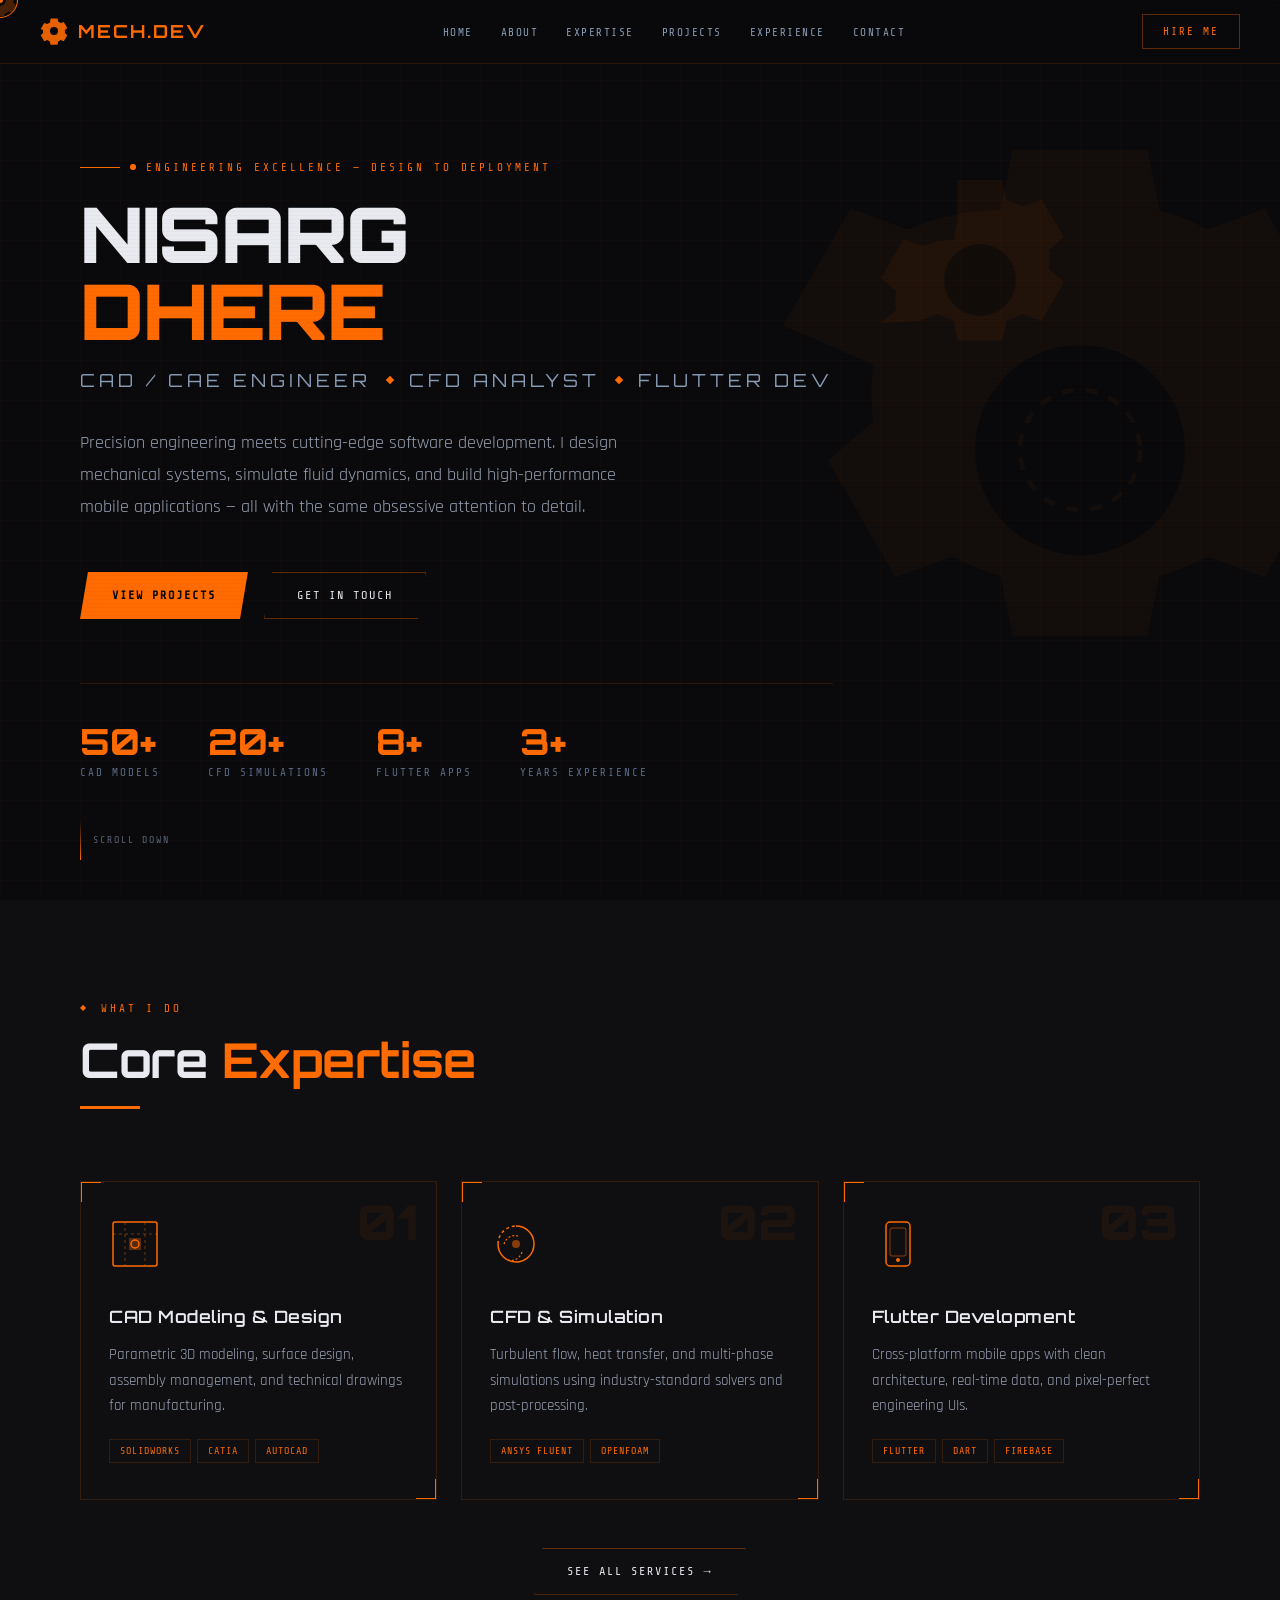
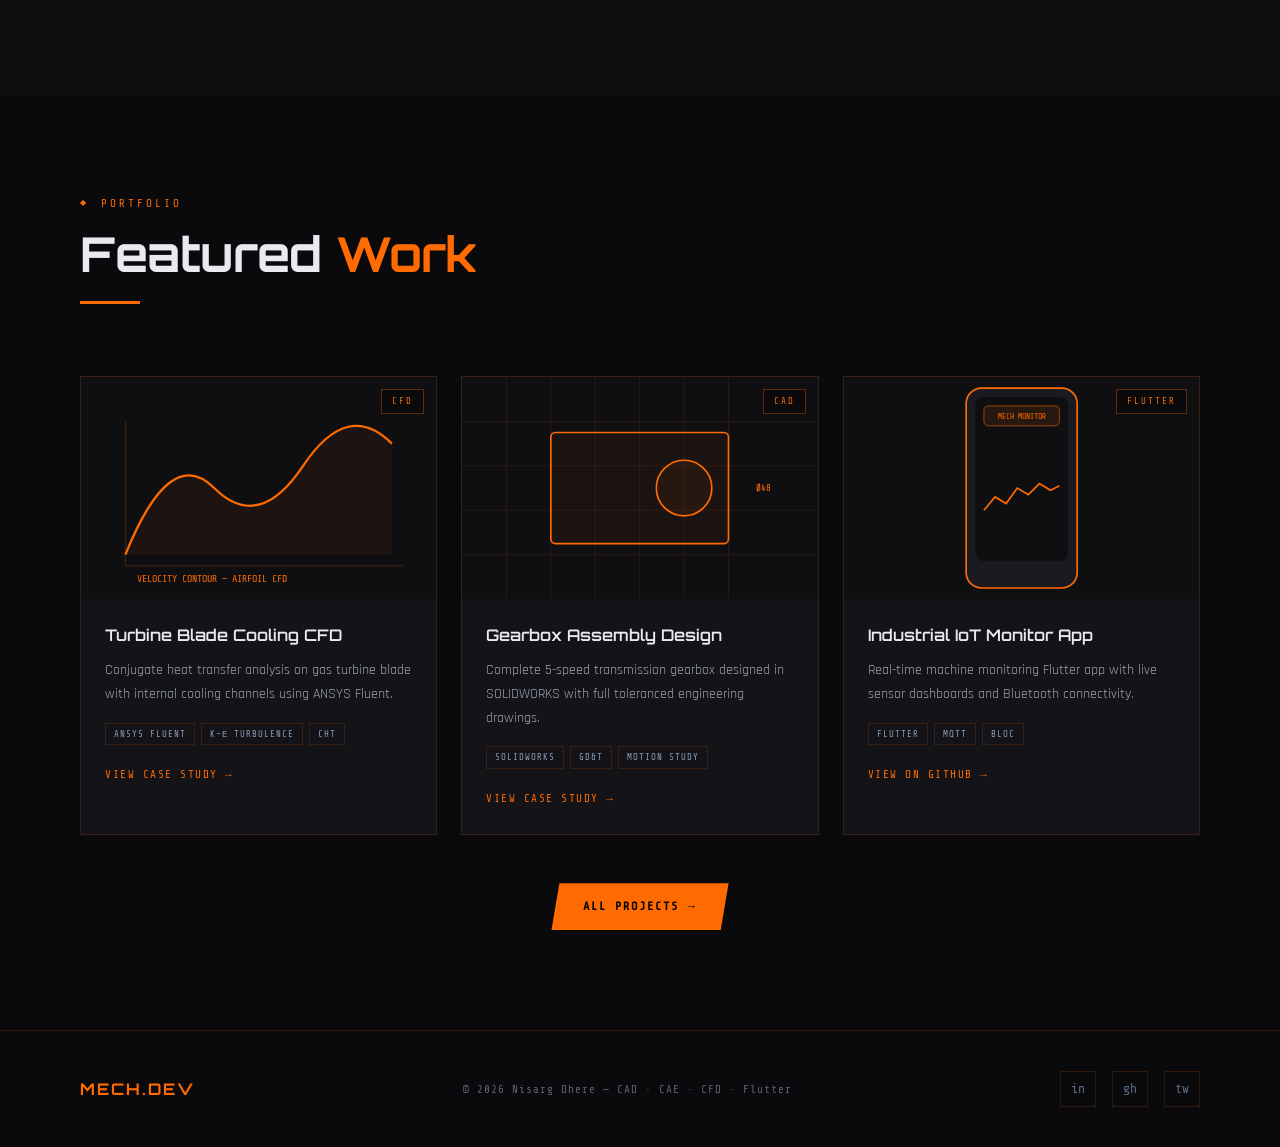
<file: index.html>
<!DOCTYPE html>
<html lang="en">
<head>
<meta charset="UTF-8">
<meta name="viewport" content="width=device-width, initial-scale=1.0">
<title>Nisarg Dhere — Mechanical Engineer & Flutter Developer</title>
<link rel="stylesheet" href="style.css">
</head>
<body>

<!-- LOADING SCREEN -->
<div id="loader">
  <svg class="loader-gear" width="80" height="80" viewBox="0 0 80 80" fill="none">
    <path d="M40 20C29 20 20 29 20 40C20 51 29 60 40 60C51 60 60 51 60 40C60 29 51 20 40 20Z" stroke="#FF6B00" stroke-width="2"/>
    <circle cx="40" cy="40" r="6" fill="#FF6B00"/>
    <path d="M40 8V16M40 64V72M8 40H16M64 40H72M16.7 16.7L22.3 22.3M57.7 57.7L63.3 63.3M63.3 16.7L57.7 22.3M22.3 57.7L16.7 63.3" stroke="#FF6B00" stroke-width="2" stroke-linecap="round"/>
    <circle cx="40" cy="40" r="16" stroke="#FF6B00" stroke-width="1.5" stroke-dasharray="4 4"/>
  </svg>
  <div class="loader-text">Initializing Systems...</div>
  <div class="loader-bar"><div class="loader-fill"></div></div>
</div>

<!-- CUSTOM CURSOR -->
<div id="cursor-outer"></div>
<div id="cursor-inner"></div>
<div id="cursor-gear">
  <svg viewBox="0 0 36 36" fill="none"><path d="M14 2h8l1 4.5a10 10 0 013.5 2l4.3-1.6 4 7-3.4 3a10 10 0 010 4.2l3.4 3-4 7-4.3-1.6a10 10 0 01-3.5 2L22 34h-8l-1-4.5a10 10 0 01-3.5-2L5.2 29l-4-7 3.4-3a10 10 0 010-4.2l-3.4-3 4-7 4.3 1.6A10 10 0 0113 4.5L14 2z" fill="#FF6B00"/><circle cx="18" cy="18" r="6" fill="#0A0A0C"/></svg>
</div>
<div id="scanline"></div>

<!-- NAVIGATION -->
<nav>
  <a href="index.html" class="nav-logo">
    <svg class="nav-logo-gear" viewBox="0 0 28 28" fill="none">
      <path d="M10.5 1.5h7l.7 3.2a9 9 0 012.5 1.4l3.1-1.1 3.5 6-2.4 2.1a9 9 0 010 3l2.4 2.1-3.5 6-3.1-1.1a9 9 0 01-2.5 1.4l-.7 3.2h-7l-.7-3.2a9 9 0 01-2.5-1.4l-3.1 1.1-3.5-6 2.4-2.1a9 9 0 010-3L.7 12l3.5-6 3.1 1.1a9 9 0 012.5-1.4l.7-3.2z" fill="#FF6B00"/>
      <circle cx="14" cy="14" r="4" fill="#0A0A0C"/>
    </svg>
    MECH.DEV
  </a>
  <ul class="nav-links">
    <li><a href="index.html" class="active">Home</a></li>
    <li><a href="about.html">About</a></li>
    <li><a href="expertise.html">Expertise</a></li>
    <li><a href="projects.html">Projects</a></li>
    <li><a href="experience.html">Experience</a></li>
    <li><a href="contact.html">Contact</a></li>
  </ul>
  <button class="nav-hamburger" id="menu-btn" aria-label="Menu">
    <span></span><span></span><span></span>
  </button>
  <a href="contact.html" class="nav-contact-btn">Hire Me</a>
</nav>

<!-- MOBILE MENU -->
<div id="mobile-menu" class="mobile-menu">
  <a href="index.html">Home</a>
  <a href="about.html">About</a>
  <a href="expertise.html">Expertise</a>
  <a href="projects.html">Projects</a>
  <a href="experience.html">Experience</a>
  <a href="contact.html">Contact</a>
</div>

<!-- HERO -->
<section id="home">
  <svg class="hero-bg-gear" viewBox="0 0 400 400" fill="#FF6B00">
    <path d="M155 0h90l8 40a160 160 0 0132 13l38-14 45 78-30 26a160 160 0 010 38l30 26-45 78-38-14a160 160 0 01-32 13l-8 40h-90l-8-40a160 160 0 01-32-13l-38 14-45-78 30-26a160 160 0 010-38L2 117l45-78 38 14A160 160 0 01147 40l8-40z"/>
    <circle cx="200" cy="200" r="70" fill="#0A0A0C"/>
    <circle cx="200" cy="200" r="40" stroke="#FF6B00" stroke-width="3" fill="none" stroke-dasharray="8 8"/>
  </svg>
  <svg class="hero-bg-gear2" viewBox="0 0 200 200" fill="#FF6B00">
    <path d="M77.5 0h45l4 20a80 80 0 0116 6.5l19-7L184 57l-15 13a80 80 0 010 19l15 13-22.5 39-19-7a80 80 0 01-16 6.5l-4 20h-45l-4-20a80 80 0 01-16-6.5l-19 7L1 143l15-13a80 80 0 010-19L1 98l22.5-39 19 7A80 80 0 0173.5 60l4-20z"/>
    <circle cx="100" cy="100" r="36" fill="#0A0A0C"/>
  </svg>

  <div class="hero-content">
    <div class="hero-tag">
      <svg width="6" height="6" viewBox="0 0 6 6"><rect width="6" height="6" fill="#FF6B00" transform="rotate(45 3 3)"/></svg>
      Engineering Excellence — Design to Deployment
    </div>
    <h1 class="hero-name">NISARG<br><span>DHERE</span></h1>
    <div class="hero-title">
      CAD / CAE Engineer
      <span class="sep"></span>
      CFD Analyst
      <span class="sep"></span>
      Flutter Dev
    </div>
    <p class="hero-desc">
      Precision engineering meets cutting-edge software development. I design mechanical systems, simulate fluid dynamics, and build high-performance mobile applications — all with the same obsessive attention to detail.
    </p>
    <div class="hero-btns">
      <a href="projects.html" class="btn-primary">View Projects</a>
      <a href="contact.html" class="btn-secondary">Get In Touch</a>
    </div>
    <div class="hero-stats">
      <div>
        <div class="stat-num">50+</div>
        <div class="stat-label">CAD Models</div>
      </div>
      <div>
        <div class="stat-num">20+</div>
        <div class="stat-label">CFD Simulations</div>
      </div>
      <div>
        <div class="stat-num">8+</div>
        <div class="stat-label">Flutter Apps</div>
      </div>
      <div>
        <div class="stat-num">3+</div>
        <div class="stat-label">Years Experience</div>
      </div>
    </div>
  </div>
  <div class="scroll-ind">Scroll Down</div>
</section>

<!-- QUICK EXPERTISE PREVIEW -->
<section style="background:var(--bg2);">
  <div class="section-wrap">
    <div class="section-header fade-in">
      <div class="section-tag">What I Do</div>
      <h2 class="section-title">Core <span>Expertise</span></h2>
      <div class="section-line"></div>
    </div>
    <div class="expertise-grid">
      <div class="expertise-card fade-in">
        <div class="corner-deco tl"></div><div class="corner-deco br"></div>
        <div class="exp-num">01</div>
        <svg class="exp-icon" viewBox="0 0 52 52" fill="none"><rect x="4" y="4" width="44" height="44" stroke="currentColor" stroke-width="1.5" rx="2"/><path d="M4 16h44M16 4v44M36 4v44" stroke="currentColor" stroke-width="1" stroke-dasharray="3 3" opacity="0.4"/><rect x="20" y="20" width="12" height="12" fill="currentColor" opacity="0.3"/><circle cx="26" cy="26" r="4" stroke="currentColor" stroke-width="1.5"/></svg>
        <h3 class="exp-title">CAD Modeling & Design</h3>
        <p class="exp-desc">Parametric 3D modeling, surface design, assembly management, and technical drawings for manufacturing.</p>
        <div class="exp-tags"><span class="exp-tag">SOLIDWORKS</span><span class="exp-tag">CATIA</span><span class="exp-tag">AutoCAD</span></div>
      </div>
      <div class="expertise-card fade-in">
        <div class="corner-deco tl"></div><div class="corner-deco br"></div>
        <div class="exp-num">02</div>
        <svg class="exp-icon" viewBox="0 0 52 52" fill="none"><path d="M8 26C8 16 16 8 26 8" stroke="currentColor" stroke-width="1.5" stroke-dasharray="3 3"/><path d="M8 26C8 36 16 44 26 44C36 44 44 36 44 26C44 16 36 8 26 8" stroke="currentColor" stroke-width="1.5"/><path d="M14 26C16 20 22 16 28 18M32 34C30 40 24 44 18 42" stroke="currentColor" stroke-width="1.2" stroke-dasharray="2 2"/><circle cx="26" cy="26" r="4" fill="currentColor" opacity="0.5"/></svg>
        <h3 class="exp-title">CFD & Simulation</h3>
        <p class="exp-desc">Turbulent flow, heat transfer, and multi-phase simulations using industry-standard solvers and post-processing.</p>
        <div class="exp-tags"><span class="exp-tag">ANSYS Fluent</span><span class="exp-tag">OpenFOAM</span></div>
      </div>
      <div class="expertise-card fade-in">
        <div class="corner-deco tl"></div><div class="corner-deco br"></div>
        <div class="exp-num">03</div>
        <svg class="exp-icon" viewBox="0 0 52 52" fill="none"><rect x="14" y="4" width="24" height="44" rx="4" stroke="currentColor" stroke-width="1.5"/><rect x="18" y="10" width="16" height="28" rx="2" stroke="currentColor" stroke-width="1" opacity="0.5"/><circle cx="26" cy="42" r="2" fill="currentColor"/></svg>
        <h3 class="exp-title">Flutter Development</h3>
        <p class="exp-desc">Cross-platform mobile apps with clean architecture, real-time data, and pixel-perfect engineering UIs.</p>
        <div class="exp-tags"><span class="exp-tag">Flutter</span><span class="exp-tag">Dart</span><span class="exp-tag">Firebase</span></div>
      </div>
    </div>
    <div style="text-align:center; margin-top:48px;">
      <a href="expertise.html" class="btn-secondary">See All Services →</a>
    </div>
  </div>
</section>

<!-- FEATURED PROJECTS STRIP -->
<section style="background:var(--bg);">
  <div class="section-wrap">
    <div class="section-header fade-in">
      <div class="section-tag">Portfolio</div>
      <h2 class="section-title">Featured <span>Work</span></h2>
      <div class="section-line"></div>
    </div>
    <div class="projects-grid" style="grid-template-columns: repeat(3,1fr);">
      <div class="project-card fade-in">
        <div class="project-visual">
          <svg viewBox="0 0 320 200" fill="none"><rect width="320" height="200" fill="#0F0F12"/><path d="M40 160 Q80 60 120 100 Q160 140 200 80 Q240 20 280 60" stroke="#FF6B00" stroke-width="2" fill="none"/><path d="M40 160 Q80 60 120 100 Q160 140 200 80 Q240 20 280 60 L280 160 Z" fill="rgba(255,107,0,0.06)"/><line x1="40" y1="40" x2="40" y2="170" stroke="rgba(255,107,0,0.2)" stroke-width="1"/><line x1="40" y1="170" x2="290" y2="170" stroke="rgba(255,107,0,0.2)" stroke-width="1"/><text x="50" y="185" fill="#FF6B00" font-size="9" font-family="Share Tech Mono">VELOCITY CONTOUR — AIRFOIL CFD</text></svg>
          <div class="project-badge">CFD</div>
        </div>
        <div class="project-body">
          <h3 class="project-title">Turbine Blade Cooling CFD</h3>
          <p class="project-desc">Conjugate heat transfer analysis on gas turbine blade with internal cooling channels using ANSYS Fluent.</p>
          <div class="project-tech"><span class="tech-pill">ANSYS Fluent</span><span class="tech-pill">k-ε Turbulence</span><span class="tech-pill">CHT</span></div>
          <a href="projects.html" class="project-link">View Case Study →</a>
        </div>
      </div>
      <div class="project-card fade-in">
        <div class="project-visual">
          <svg viewBox="0 0 320 200" fill="none"><rect width="320" height="200" fill="#0F0F12"/><g opacity="0.2" stroke="#FF6B00" stroke-width="0.5"><line x1="0" y1="40" x2="320" y2="40"/><line x1="0" y1="80" x2="320" y2="80"/><line x1="0" y1="120" x2="320" y2="120"/><line x1="0" y1="160" x2="320" y2="160"/><line x1="40" y1="0" x2="40" y2="200"/><line x1="80" y1="0" x2="80" y2="200"/><line x1="120" y1="0" x2="120" y2="200"/><line x1="160" y1="0" x2="160" y2="200"/><line x1="200" y1="0" x2="200" y2="200"/><line x1="240" y1="0" x2="240" y2="200"/></g><rect x="80" y="50" width="160" height="100" rx="4" stroke="#FF6B00" stroke-width="1.5" fill="rgba(255,107,0,0.05)"/><circle cx="200" cy="100" r="25" stroke="#FF6B00" stroke-width="1.5" fill="rgba(255,107,0,0.05)"/><text x="265" y="103" fill="#FF6B00" font-size="8" font-family="Share Tech Mono">Ø48</text></svg>
          <div class="project-badge">CAD</div>
        </div>
        <div class="project-body">
          <h3 class="project-title">Gearbox Assembly Design</h3>
          <p class="project-desc">Complete 5-speed transmission gearbox designed in SOLIDWORKS with full toleranced engineering drawings.</p>
          <div class="project-tech"><span class="tech-pill">SOLIDWORKS</span><span class="tech-pill">GD&T</span><span class="tech-pill">Motion Study</span></div>
          <a href="projects.html" class="project-link">View Case Study →</a>
        </div>
      </div>
      <div class="project-card fade-in">
        <div class="project-visual">
          <svg viewBox="0 0 320 200" fill="none"><rect width="320" height="200" fill="#0F0F12"/><rect x="110" y="10" width="100" height="180" rx="14" stroke="#FF6B00" stroke-width="1.5" fill="#1A1A20"/><rect x="118" y="18" width="84" height="148" rx="8" fill="#0F0F12"/><rect x="126" y="26" width="68" height="18" rx="4" fill="rgba(255,107,0,0.1)" stroke="#FF6B00" stroke-width="0.5"/><text x="160" y="38" fill="#FF6B00" font-size="7" font-family="Share Tech Mono" text-anchor="middle">MECH MONITOR</text><polyline points="126,120 136,108 146,114 156,100 166,106 176,96 186,102 194,98" stroke="#FF6B00" stroke-width="1.5" fill="none"/></svg>
          <div class="project-badge">Flutter</div>
        </div>
        <div class="project-body">
          <h3 class="project-title">Industrial IoT Monitor App</h3>
          <p class="project-desc">Real-time machine monitoring Flutter app with live sensor dashboards and Bluetooth connectivity.</p>
          <div class="project-tech"><span class="tech-pill">Flutter</span><span class="tech-pill">MQTT</span><span class="tech-pill">BLoC</span></div>
          <a href="projects.html" class="project-link">View on GitHub →</a>
        </div>
      </div>
    </div>
    <div style="text-align:center;margin-top:48px;">
      <a href="projects.html" class="btn-primary">All Projects →</a>
    </div>
  </div>
</section>

<!-- FOOTER -->
<footer>
  <a href="index.html" class="footer-logo">MECH.DEV</a>
  <div class="footer-text">© 2026 Nisarg Dhere — CAD · CAE · CFD · Flutter</div>
  <div class="footer-social">
    <a href="#" class="social-btn">in</a>
    <a href="#" class="social-btn">gh</a>
    <a href="#" class="social-btn">tw</a>
  </div>
</footer>

<a href="#" id="scroll-top" title="Back to top">↑</a>
<script src="main.js"></script>
</body>
</html>
</file>
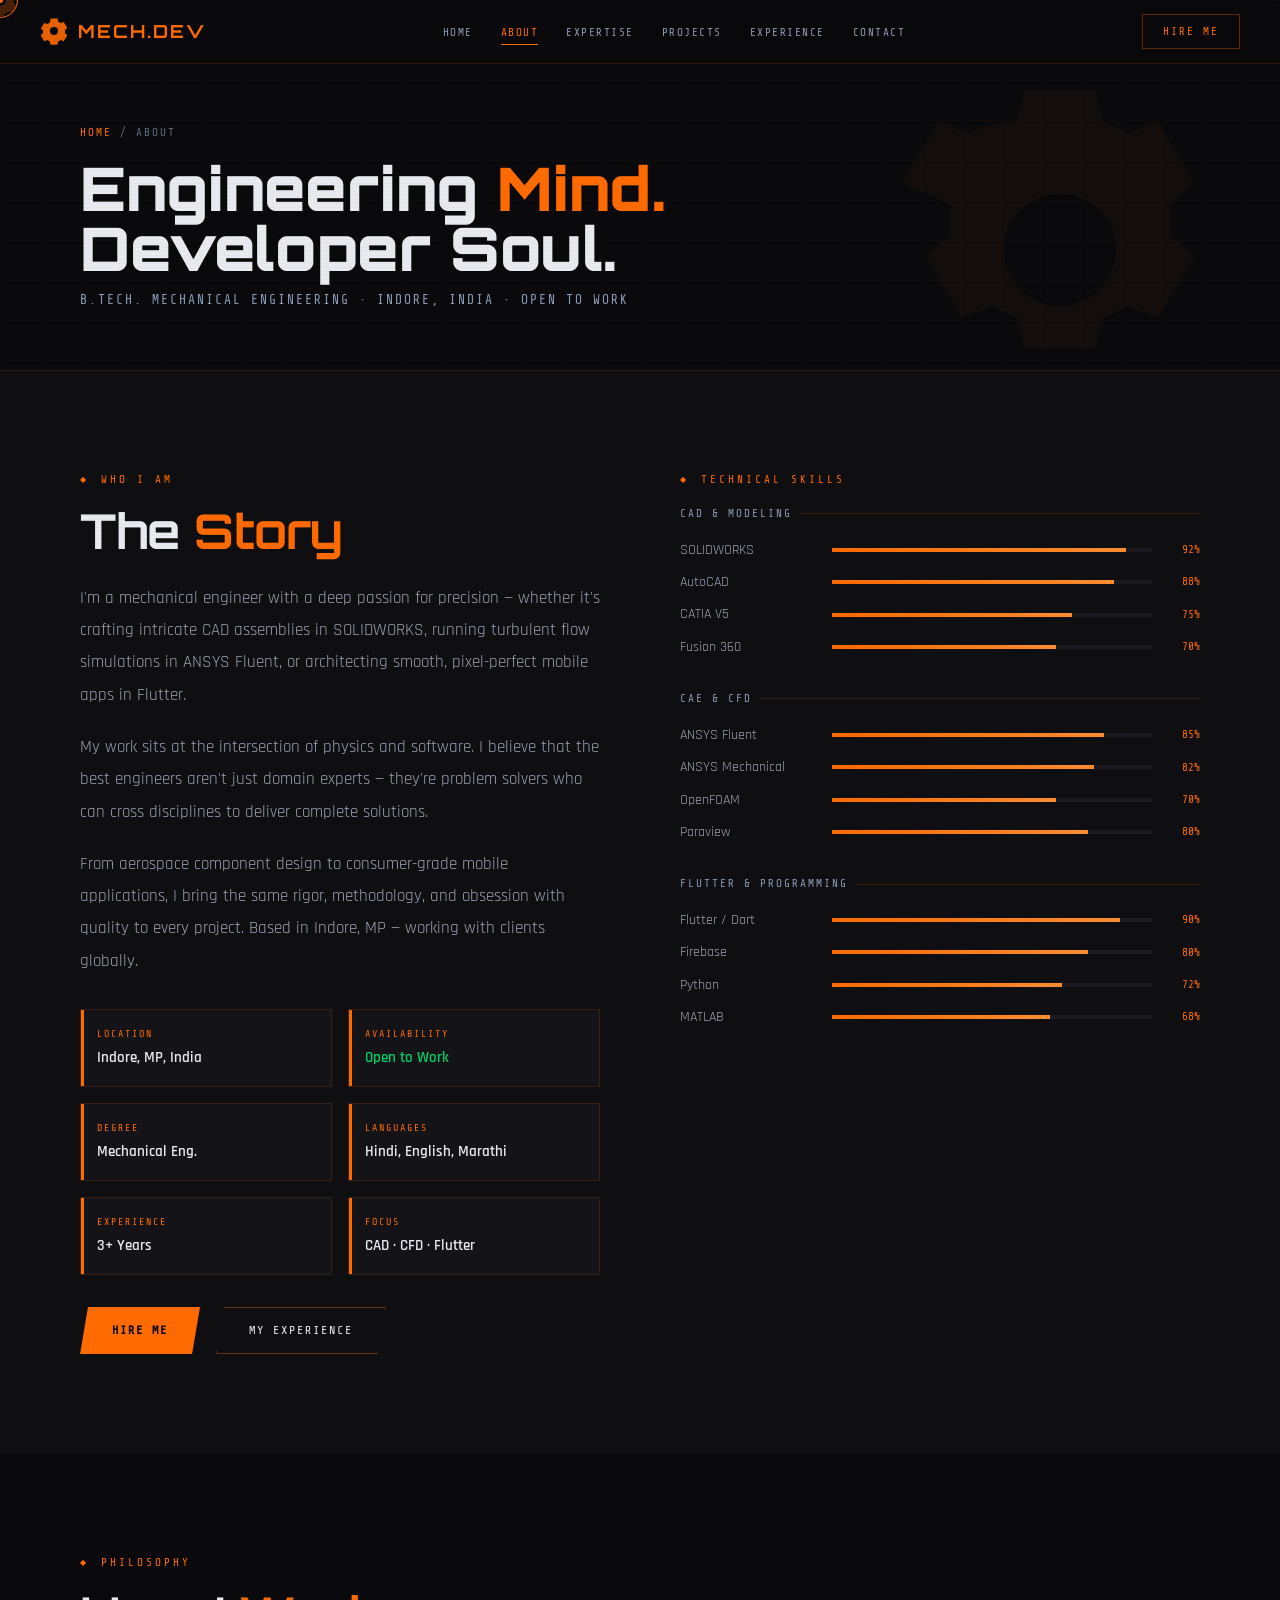
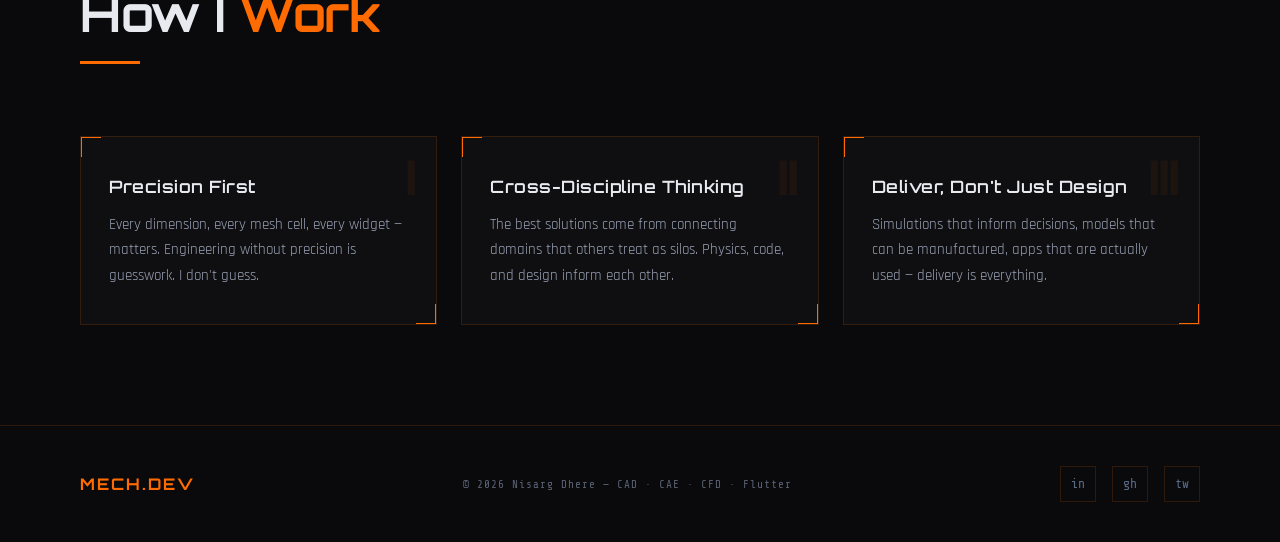
<file: about.html>
<!DOCTYPE html>
<html lang="en">
<head>
<meta charset="UTF-8">
<meta name="viewport" content="width=device-width, initial-scale=1.0">
<title>About — Nisarg Dhere | MECH.DEV</title>
<link rel="stylesheet" href="style.css">
</head>
<body>

<div id="loader">
  <svg class="loader-gear" width="80" height="80" viewBox="0 0 80 80" fill="none">
    <path d="M40 20C29 20 20 29 20 40C20 51 29 60 40 60C51 60 60 51 60 40C60 29 51 20 40 20Z" stroke="#FF6B00" stroke-width="2"/>
    <circle cx="40" cy="40" r="6" fill="#FF6B00"/>
    <path d="M40 8V16M40 64V72M8 40H16M64 40H72M16.7 16.7L22.3 22.3M57.7 57.7L63.3 63.3M63.3 16.7L57.7 22.3M22.3 57.7L16.7 63.3" stroke="#FF6B00" stroke-width="2" stroke-linecap="round"/>
    <circle cx="40" cy="40" r="16" stroke="#FF6B00" stroke-width="1.5" stroke-dasharray="4 4"/>
  </svg>
  <div class="loader-text">Loading Profile...</div>
  <div class="loader-bar"><div class="loader-fill"></div></div>
</div>

<div id="cursor-outer"></div>
<div id="cursor-inner"></div>
<div id="cursor-gear">
  <svg viewBox="0 0 36 36" fill="none"><path d="M14 2h8l1 4.5a10 10 0 013.5 2l4.3-1.6 4 7-3.4 3a10 10 0 010 4.2l3.4 3-4 7-4.3-1.6a10 10 0 01-3.5 2L22 34h-8l-1-4.5a10 10 0 01-3.5-2L5.2 29l-4-7 3.4-3a10 10 0 010-4.2l-3.4-3 4-7 4.3 1.6A10 10 0 0113 4.5L14 2z" fill="#FF6B00"/><circle cx="18" cy="18" r="6" fill="#0A0A0C"/></svg>
</div>
<div id="scanline"></div>

<nav>
  <a href="index.html" class="nav-logo">
    <svg class="nav-logo-gear" viewBox="0 0 28 28" fill="none">
      <path d="M10.5 1.5h7l.7 3.2a9 9 0 012.5 1.4l3.1-1.1 3.5 6-2.4 2.1a9 9 0 010 3l2.4 2.1-3.5 6-3.1-1.1a9 9 0 01-2.5 1.4l-.7 3.2h-7l-.7-3.2a9 9 0 01-2.5-1.4l-3.1 1.1-3.5-6 2.4-2.1a9 9 0 010-3L.7 12l3.5-6 3.1 1.1a9 9 0 012.5-1.4l.7-3.2z" fill="#FF6B00"/>
      <circle cx="14" cy="14" r="4" fill="#0A0A0C"/>
    </svg>
    MECH.DEV
  </a>
  <ul class="nav-links">
    <li><a href="index.html">Home</a></li>
    <li><a href="about.html" class="active">About</a></li>
    <li><a href="expertise.html">Expertise</a></li>
    <li><a href="projects.html">Projects</a></li>
    <li><a href="experience.html">Experience</a></li>
    <li><a href="contact.html">Contact</a></li>
  </ul>
  <button class="nav-hamburger" id="menu-btn"><span></span><span></span><span></span></button>
  <a href="contact.html" class="nav-contact-btn">Hire Me</a>
</nav>

<div id="mobile-menu" class="mobile-menu">
  <a href="index.html">Home</a>
  <a href="about.html">About</a>
  <a href="expertise.html">Expertise</a>
  <a href="projects.html">Projects</a>
  <a href="experience.html">Experience</a>
  <a href="contact.html">Contact</a>
</div>

<!-- PAGE HERO -->
<div class="page-hero">
  <svg class="page-hero-bg" viewBox="0 0 400 400" fill="#FF6B00">
    <path d="M155 0h90l8 40a160 160 0 0132 13l38-14 45 78-30 26a160 160 0 010 38l30 26-45 78-38-14a160 160 0 01-32 13l-8 40h-90l-8-40a160 160 0 01-32-13l-38 14-45-78 30-26a160 160 0 010-38L2 117l45-78 38 14A160 160 0 01147 40l8-40z"/>
    <circle cx="200" cy="200" r="70" fill="#0A0A0C"/>
  </svg>
  <div>
    <div class="page-hero-breadcrumb"><a href="index.html">Home</a> About</div>
    <h1 class="page-hero-title">Engineering <span>Mind.</span><br>Developer Soul.</h1>
    <p class="page-hero-sub">B.Tech. Mechanical Engineering · Indore, India · Open to Work</p>
  </div>
</div>

<!-- ABOUT SECTION -->
<section style="background:var(--bg2);">
  <div class="section-wrap">
    <div class="about-grid">
      <div class="about-text fade-in">
        <div class="section-tag">Who I Am</div>
        <h2 class="section-title" style="margin-bottom:24px;">The <span>Story</span></h2>
        <p>I'm a mechanical engineer with a deep passion for precision — whether it's crafting intricate CAD assemblies in SOLIDWORKS, running turbulent flow simulations in ANSYS Fluent, or architecting smooth, pixel-perfect mobile apps in Flutter.</p>
        <p>My work sits at the intersection of physics and software. I believe that the best engineers aren't just domain experts — they're problem solvers who can cross disciplines to deliver complete solutions.</p>
        <p>From aerospace component design to consumer-grade mobile applications, I bring the same rigor, methodology, and obsession with quality to every project. Based in Indore, MP — working with clients globally.</p>
        <div class="about-specs">
          <div class="spec-item">
            <div class="spec-label">Location</div>
            <div class="spec-val">Indore, MP, India</div>
          </div>
          <div class="spec-item">
            <div class="spec-label">Availability</div>
            <div class="spec-val" style="color:#00cc66;">Open to Work</div>
          </div>
          <div class="spec-item">
            <div class="spec-label">Degree</div>
            <div class="spec-val">Mechanical Eng.</div>
          </div>
          <div class="spec-item">
            <div class="spec-label">Languages</div>
            <div class="spec-val">Hindi, English, Marathi</div>
          </div>
          <div class="spec-item">
            <div class="spec-label">Experience</div>
            <div class="spec-val">3+ Years</div>
          </div>
          <div class="spec-item">
            <div class="spec-label">Focus</div>
            <div class="spec-val">CAD · CFD · Flutter</div>
          </div>
        </div>
        <div style="margin-top:32px;display:flex;gap:16px;flex-wrap:wrap;">
          <a href="contact.html" class="btn-primary">Hire Me</a>
          <a href="experience.html" class="btn-secondary">My Experience</a>
        </div>
      </div>

      <div class="about-skills fade-in">
        <div class="section-tag">Technical Skills</div>
        <div class="skill-group">
          <div class="skill-group-title">CAD & Modeling</div>
          <div class="skill-bar-row">
            <span class="skill-name">SOLIDWORKS</span>
            <div class="skill-bar"><div class="skill-fill" style="width:92%"></div></div>
            <span class="skill-pct">92%</span>
          </div>
          <div class="skill-bar-row">
            <span class="skill-name">AutoCAD</span>
            <div class="skill-bar"><div class="skill-fill" style="width:88%"></div></div>
            <span class="skill-pct">88%</span>
          </div>
          <div class="skill-bar-row">
            <span class="skill-name">CATIA V5</span>
            <div class="skill-bar"><div class="skill-fill" style="width:75%"></div></div>
            <span class="skill-pct">75%</span>
          </div>
          <div class="skill-bar-row">
            <span class="skill-name">Fusion 360</span>
            <div class="skill-bar"><div class="skill-fill" style="width:70%"></div></div>
            <span class="skill-pct">70%</span>
          </div>
        </div>
        <div class="skill-group">
          <div class="skill-group-title">CAE & CFD</div>
          <div class="skill-bar-row">
            <span class="skill-name">ANSYS Fluent</span>
            <div class="skill-bar"><div class="skill-fill" style="width:85%"></div></div>
            <span class="skill-pct">85%</span>
          </div>
          <div class="skill-bar-row">
            <span class="skill-name">ANSYS Mechanical</span>
            <div class="skill-bar"><div class="skill-fill" style="width:82%"></div></div>
            <span class="skill-pct">82%</span>
          </div>
          <div class="skill-bar-row">
            <span class="skill-name">OpenFOAM</span>
            <div class="skill-bar"><div class="skill-fill" style="width:70%"></div></div>
            <span class="skill-pct">70%</span>
          </div>
          <div class="skill-bar-row">
            <span class="skill-name">Paraview</span>
            <div class="skill-bar"><div class="skill-fill" style="width:80%"></div></div>
            <span class="skill-pct">80%</span>
          </div>
        </div>
        <div class="skill-group">
          <div class="skill-group-title">Flutter & Programming</div>
          <div class="skill-bar-row">
            <span class="skill-name">Flutter / Dart</span>
            <div class="skill-bar"><div class="skill-fill" style="width:90%"></div></div>
            <span class="skill-pct">90%</span>
          </div>
          <div class="skill-bar-row">
            <span class="skill-name">Firebase</span>
            <div class="skill-bar"><div class="skill-fill" style="width:80%"></div></div>
            <span class="skill-pct">80%</span>
          </div>
          <div class="skill-bar-row">
            <span class="skill-name">Python</span>
            <div class="skill-bar"><div class="skill-fill" style="width:72%"></div></div>
            <span class="skill-pct">72%</span>
          </div>
          <div class="skill-bar-row">
            <span class="skill-name">MATLAB</span>
            <div class="skill-bar"><div class="skill-fill" style="width:68%"></div></div>
            <span class="skill-pct">68%</span>
          </div>
        </div>
      </div>
    </div>
  </div>
</section>

<!-- VALUES / PHILOSOPHY -->
<section style="background:var(--bg);">
  <div class="section-wrap">
    <div class="section-header fade-in">
      <div class="section-tag">Philosophy</div>
      <h2 class="section-title">How I <span>Work</span></h2>
      <div class="section-line"></div>
    </div>
    <div style="display:grid;grid-template-columns:repeat(3,1fr);gap:24px;">
      <div class="expertise-card fade-in">
        <div class="corner-deco tl"></div><div class="corner-deco br"></div>
        <div class="exp-num">I</div>
        <h3 class="exp-title">Precision First</h3>
        <p class="exp-desc">Every dimension, every mesh cell, every widget — matters. Engineering without precision is guesswork. I don't guess.</p>
      </div>
      <div class="expertise-card fade-in">
        <div class="corner-deco tl"></div><div class="corner-deco br"></div>
        <div class="exp-num">II</div>
        <h3 class="exp-title">Cross-Discipline Thinking</h3>
        <p class="exp-desc">The best solutions come from connecting domains that others treat as silos. Physics, code, and design inform each other.</p>
      </div>
      <div class="expertise-card fade-in">
        <div class="corner-deco tl"></div><div class="corner-deco br"></div>
        <div class="exp-num">III</div>
        <h3 class="exp-title">Deliver, Don't Just Design</h3>
        <p class="exp-desc">Simulations that inform decisions, models that can be manufactured, apps that are actually used — delivery is everything.</p>
      </div>
    </div>
  </div>
</section>

<footer>
  <a href="index.html" class="footer-logo">MECH.DEV</a>
  <div class="footer-text">© 2026 Nisarg Dhere — CAD · CAE · CFD · Flutter</div>
  <div class="footer-social">
    <a href="#" class="social-btn">in</a>
    <a href="#" class="social-btn">gh</a>
    <a href="#" class="social-btn">tw</a>
  </div>
</footer>

<a href="#" id="scroll-top" title="Back to top">↑</a>
<script src="main.js"></script>
</body>
</html>
</file>
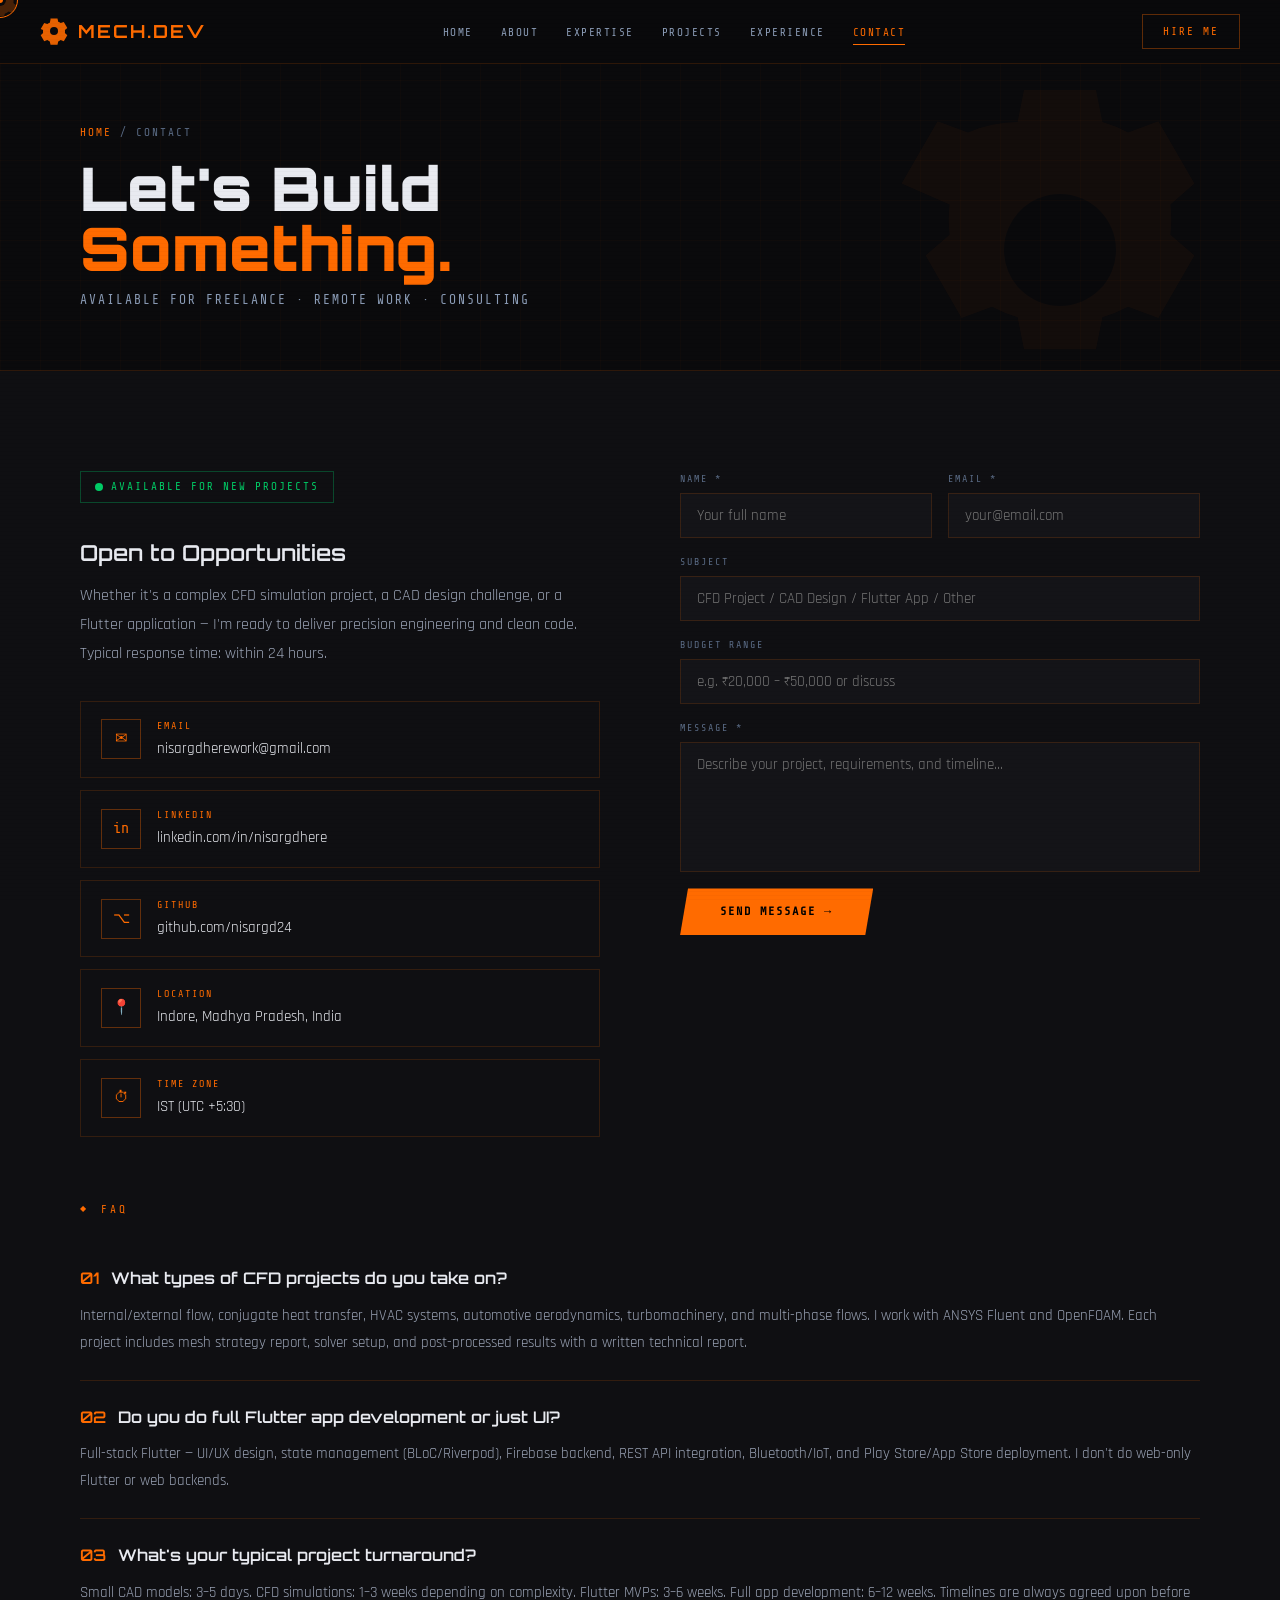
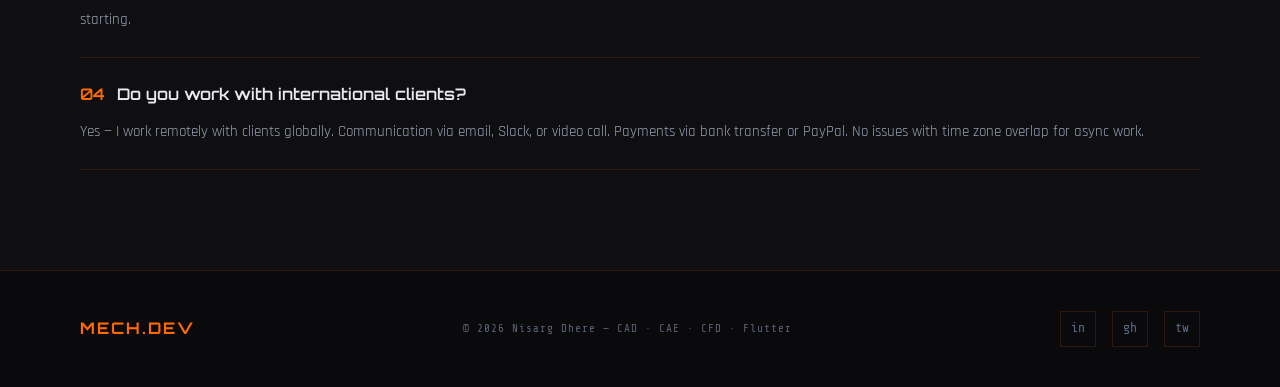
<file: contact.html>
<!DOCTYPE html>
<html lang="en">
<head>
<meta charset="UTF-8">
<meta name="viewport" content="width=device-width, initial-scale=1.0">
<title>Contact — Nisarg Dhere | MECH.DEV</title>
<link rel="stylesheet" href="style.css">
<style>
  .availability-badge {
    display: inline-flex; align-items: center; gap: 8px;
    font-family: var(--font-mono); font-size: 11px; letter-spacing: 2px;
    color: #00cc66; border: 1px solid rgba(0,204,102,0.3);
    padding: 6px 14px; margin-bottom: 32px;
    text-transform: uppercase;
  }
  .availability-dot {
    width: 8px; height: 8px; border-radius: 50%;
    background: #00cc66;
    animation: pulse-green 1.5s infinite;
  }
  @keyframes pulse-green {
    0%,100% { opacity: 1; transform: scale(1); }
    50% { opacity: 0.5; transform: scale(1.3); }
  }
  .faq-list { margin-top: 64px; }
  .faq-item {
    border-bottom: 1px solid var(--border);
    padding: 24px 0;
  }
  .faq-q {
    font-family: var(--font-display); font-size: 16px; font-weight: 600;
    color: var(--text); margin-bottom: 10px; display: flex; gap: 12px;
  }
  .faq-q span { color: var(--orange); }
  .faq-a { font-size: 15px; color: var(--text2); line-height: 1.8; }
</style>
</head>
<body>

<div id="loader">
  <svg class="loader-gear" width="80" height="80" viewBox="0 0 80 80" fill="none">
    <path d="M40 20C29 20 20 29 20 40C20 51 29 60 40 60C51 60 60 51 60 40C60 29 51 20 40 20Z" stroke="#FF6B00" stroke-width="2"/>
    <circle cx="40" cy="40" r="6" fill="#FF6B00"/>
    <path d="M40 8V16M40 64V72M8 40H16M64 40H72M16.7 16.7L22.3 22.3M57.7 57.7L63.3 63.3M63.3 16.7L57.7 22.3M22.3 57.7L16.7 63.3" stroke="#FF6B00" stroke-width="2" stroke-linecap="round"/>
    <circle cx="40" cy="40" r="16" stroke="#FF6B00" stroke-width="1.5" stroke-dasharray="4 4"/>
  </svg>
  <div class="loader-text">Opening Channel...</div>
  <div class="loader-bar"><div class="loader-fill"></div></div>
</div>

<div id="cursor-outer"></div>
<div id="cursor-inner"></div>
<div id="cursor-gear">
  <svg viewBox="0 0 36 36" fill="none"><path d="M14 2h8l1 4.5a10 10 0 013.5 2l4.3-1.6 4 7-3.4 3a10 10 0 010 4.2l3.4 3-4 7-4.3-1.6a10 10 0 01-3.5 2L22 34h-8l-1-4.5a10 10 0 01-3.5-2L5.2 29l-4-7 3.4-3a10 10 0 010-4.2l-3.4-3 4-7 4.3 1.6A10 10 0 0113 4.5L14 2z" fill="#FF6B00"/><circle cx="18" cy="18" r="6" fill="#0A0A0C"/></svg>
</div>
<div id="scanline"></div>

<nav>
  <a href="index.html" class="nav-logo">
    <svg class="nav-logo-gear" viewBox="0 0 28 28" fill="none">
      <path d="M10.5 1.5h7l.7 3.2a9 9 0 012.5 1.4l3.1-1.1 3.5 6-2.4 2.1a9 9 0 010 3l2.4 2.1-3.5 6-3.1-1.1a9 9 0 01-2.5 1.4l-.7 3.2h-7l-.7-3.2a9 9 0 01-2.5-1.4l-3.1 1.1-3.5-6 2.4-2.1a9 9 0 010-3L.7 12l3.5-6 3.1 1.1a9 9 0 012.5-1.4l.7-3.2z" fill="#FF6B00"/>
      <circle cx="14" cy="14" r="4" fill="#0A0A0C"/>
    </svg>
    MECH.DEV
  </a>
  <ul class="nav-links">
    <li><a href="index.html">Home</a></li>
    <li><a href="about.html">About</a></li>
    <li><a href="expertise.html">Expertise</a></li>
    <li><a href="projects.html">Projects</a></li>
    <li><a href="experience.html">Experience</a></li>
    <li><a href="contact.html" class="active">Contact</a></li>
  </ul>
  <button class="nav-hamburger" id="menu-btn"><span></span><span></span><span></span></button>
  <a href="contact.html" class="nav-contact-btn">Hire Me</a>
</nav>

<div id="mobile-menu" class="mobile-menu">
  <a href="index.html">Home</a><a href="about.html">About</a><a href="expertise.html">Expertise</a>
  <a href="projects.html">Projects</a><a href="experience.html">Experience</a><a href="contact.html">Contact</a>
</div>

<div class="page-hero">
  <svg class="page-hero-bg" viewBox="0 0 400 400" fill="#FF6B00">
    <path d="M155 0h90l8 40a160 160 0 0132 13l38-14 45 78-30 26a160 160 0 010 38l30 26-45 78-38-14a160 160 0 01-32 13l-8 40h-90l-8-40a160 160 0 01-32-13l-38 14-45-78 30-26a160 160 0 010-38L2 117l45-78 38 14A160 160 0 01147 40l8-40z"/>
    <circle cx="200" cy="200" r="70" fill="#0A0A0C"/>
  </svg>
  <div>
    <div class="page-hero-breadcrumb"><a href="index.html">Home</a> Contact</div>
    <h1 class="page-hero-title">Let's Build<br><span>Something.</span></h1>
    <p class="page-hero-sub">Available for Freelance · Remote Work · Consulting</p>
  </div>
</div>

<section style="background:var(--bg2);">
  <div class="section-wrap">
    <div class="contact-grid">
      <!-- LEFT -->
      <div class="fade-in">
        <div class="availability-badge">
          <span class="availability-dot"></span>
          Available for new projects
        </div>

        <div class="contact-info">
          <h3>Open to Opportunities</h3>
          <p>Whether it's a complex CFD simulation project, a CAD design challenge, or a Flutter application — I'm ready to deliver precision engineering and clean code. Typical response time: within 24 hours.</p>
        </div>

        <div class="contact-links">
          <a href="mailto:nisargdherework@gmail.com" class="contact-link">
            <div class="contact-link-icon">✉</div>
            <div>
              <span class="contact-link-label">Email</span>
              <span class="contact-link-val">nisargdherework@gmail.com</span>
            </div>
          </a>
          <a href="https://linkedin.com/in/nisargdhere" target="_blank" rel="noopener" class="contact-link">
            <div class="contact-link-icon">in</div>
            <div>
              <span class="contact-link-label">LinkedIn</span>
              <span class="contact-link-val">linkedin.com/in/nisargdhere</span>
            </div>
          </a>
          <a href="https://github.com/nisargd24" target="_blank" rel="noopener" class="contact-link">
            <div class="contact-link-icon">⌥</div>
            <div>
              <span class="contact-link-label">GitHub</span>
              <span class="contact-link-val">github.com/nisargd24</span>
            </div>
          </a>
          <a href="#" class="contact-link">
            <div class="contact-link-icon">📍</div>
            <div>
              <span class="contact-link-label">Location</span>
              <span class="contact-link-val">Indore, Madhya Pradesh, India</span>
            </div>
          </a>
          <a href="#" class="contact-link">
            <div class="contact-link-icon">⏱</div>
            <div>
              <span class="contact-link-label">Time Zone</span>
              <span class="contact-link-val">IST (UTC +5:30)</span>
            </div>
          </a>
        </div>
      </div>

      <!-- RIGHT — FORM -->
      <div class="fade-in">
        <div class="contact-form">
          <div class="form-row">
            <div class="form-field">
              <label class="form-label">Name *</label>
              <input type="text" name="name" class="form-input" placeholder="Your full name">
            </div>
            <div class="form-field">
              <label class="form-label">Email *</label>
              <input type="email" name="email" class="form-input" placeholder="your@email.com">
            </div>
          </div>
          <div class="form-field">
            <label class="form-label">Subject</label>
            <input type="text" class="form-input" placeholder="CFD Project / CAD Design / Flutter App / Other">
          </div>
          <div class="form-field">
            <label class="form-label">Budget Range</label>
            <input type="text" class="form-input" placeholder="e.g. ₹20,000 – ₹50,000 or discuss">
          </div>
          <div class="form-field">
            <label class="form-label">Message *</label>
            <textarea name="message" class="form-textarea" placeholder="Describe your project, requirements, and timeline..."></textarea>
          </div>
          <button class="form-submit">Send Message →</button>
        </div>
      </div>
    </div>

    <!-- FAQ -->
    <div class="faq-list fade-in">
      <div class="section-tag" style="margin-bottom:24px;">FAQ</div>
      <div class="faq-item">
        <div class="faq-q"><span>01</span> What types of CFD projects do you take on?</div>
        <div class="faq-a">Internal/external flow, conjugate heat transfer, HVAC systems, automotive aerodynamics, turbomachinery, and multi-phase flows. I work with ANSYS Fluent and OpenFOAM. Each project includes mesh strategy report, solver setup, and post-processed results with a written technical report.</div>
      </div>
      <div class="faq-item">
        <div class="faq-q"><span>02</span> Do you do full Flutter app development or just UI?</div>
        <div class="faq-a">Full-stack Flutter — UI/UX design, state management (BLoC/Riverpod), Firebase backend, REST API integration, Bluetooth/IoT, and Play Store/App Store deployment. I don't do web-only Flutter or web backends.</div>
      </div>
      <div class="faq-item">
        <div class="faq-q"><span>03</span> What's your typical project turnaround?</div>
        <div class="faq-a">Small CAD models: 3–5 days. CFD simulations: 1–3 weeks depending on complexity. Flutter MVPs: 3–6 weeks. Full app development: 6–12 weeks. Timelines are always agreed upon before starting.</div>
      </div>
      <div class="faq-item">
        <div class="faq-q"><span>04</span> Do you work with international clients?</div>
        <div class="faq-a">Yes — I work remotely with clients globally. Communication via email, Slack, or video call. Payments via bank transfer or PayPal. No issues with time zone overlap for async work.</div>
      </div>
    </div>
  </div>
</section>

<footer>
  <a href="index.html" class="footer-logo">MECH.DEV</a>
  <div class="footer-text">© 2026 Nisarg Dhere — CAD · CAE · CFD · Flutter</div>
  <div class="footer-social"><a href="#" class="social-btn">in</a><a href="#" class="social-btn">gh</a><a href="#" class="social-btn">tw</a></div>
</footer>
<a href="#" id="scroll-top" title="Back to top">↑</a>
<script src="main.js"></script>
</body>
</html>
</file>
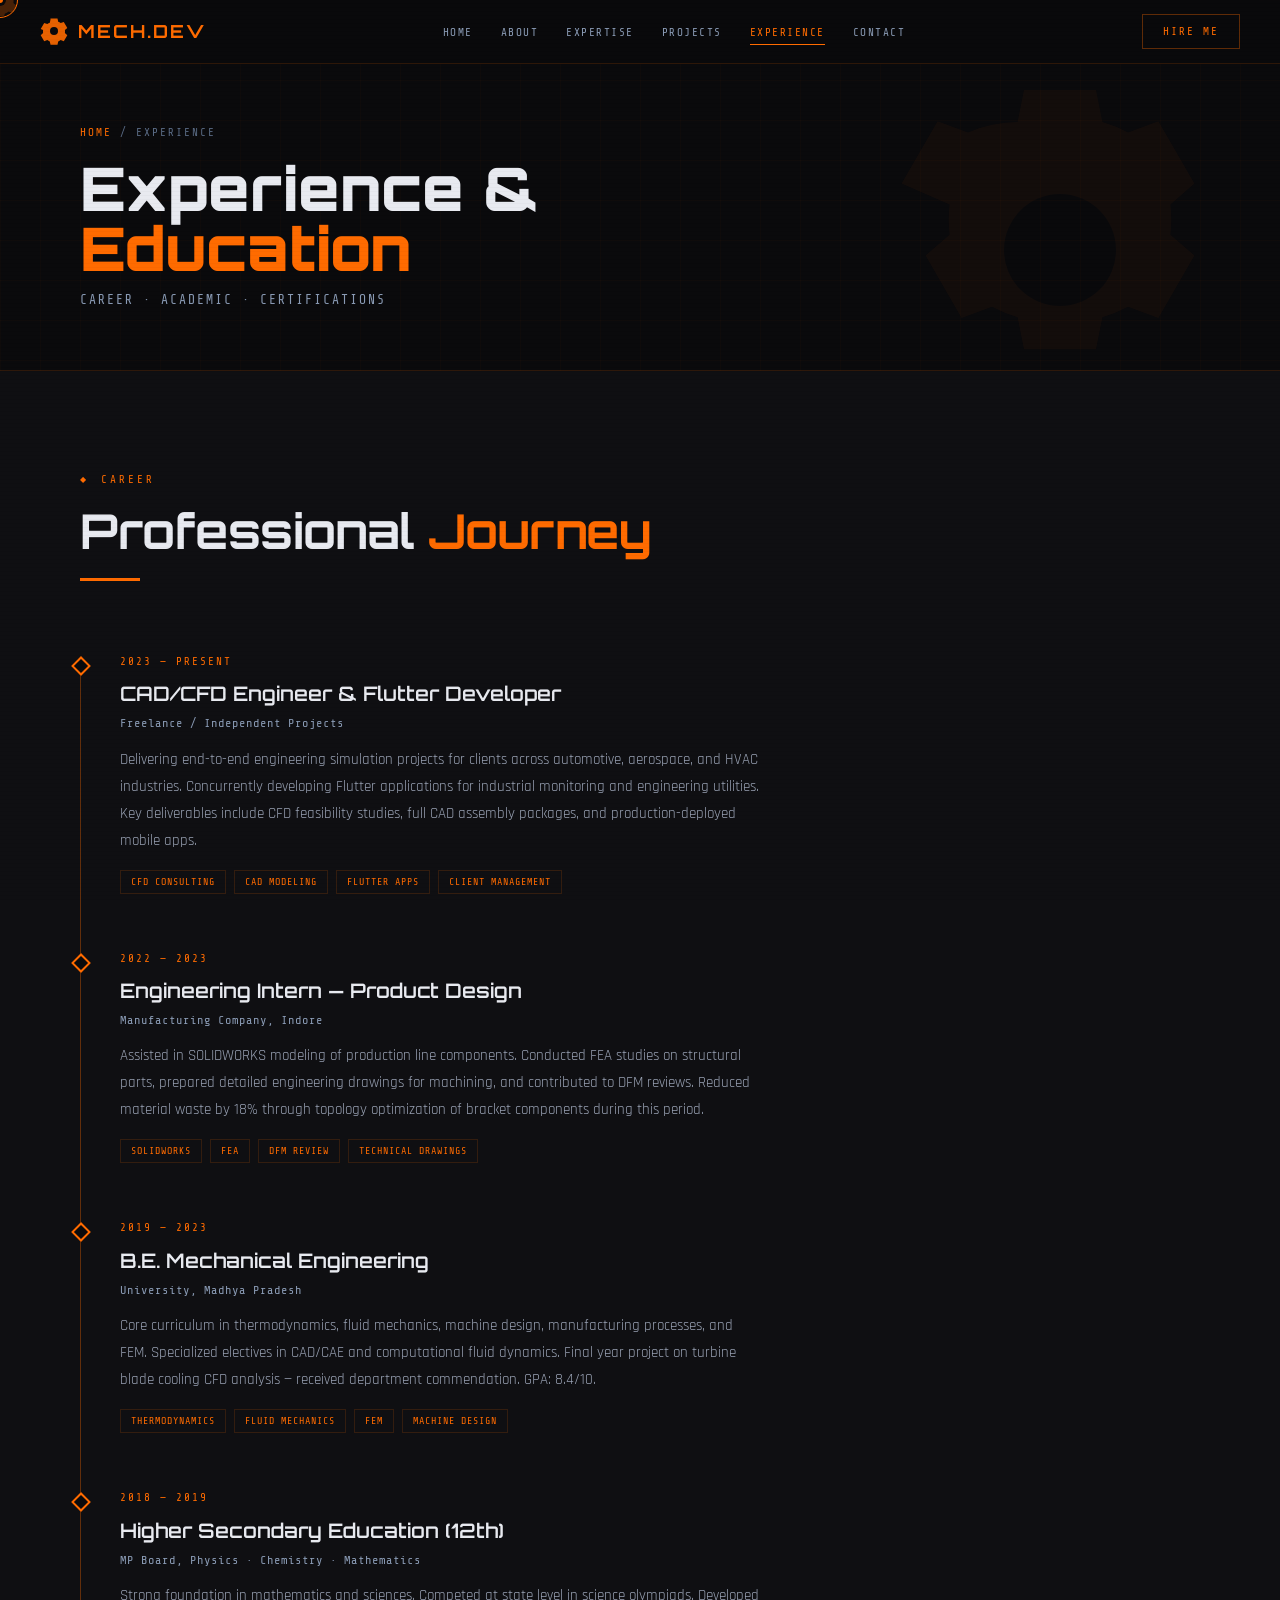
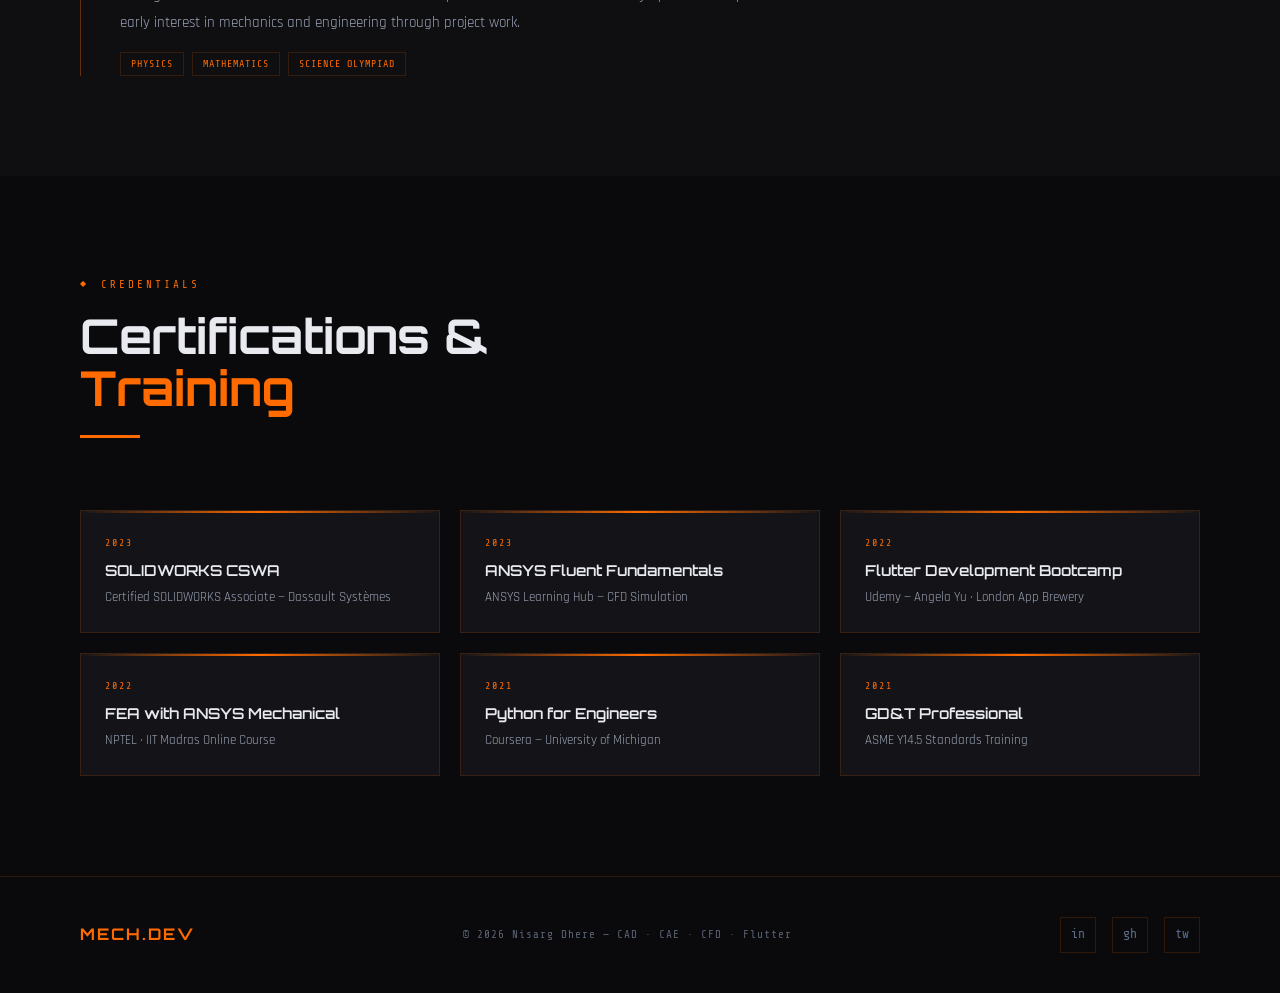
<file: experience.html>
<!DOCTYPE html>
<html lang="en">
<head>
<meta charset="UTF-8">
<meta name="viewport" content="width=device-width, initial-scale=1.0">
<title>Experience — Nisarg Dhere | MECH.DEV</title>
<link rel="stylesheet" href="style.css">
<style>
  .cert-grid { display: grid; grid-template-columns: repeat(3,1fr); gap: 20px; margin-top: 48px; }
  .cert-card {
    border: 1px solid var(--border); background: var(--bg3); padding: 24px;
    position: relative; transition: all 0.3s;
  }
  .cert-card:hover { border-color: var(--border2); box-shadow: var(--glow); }
  .cert-card::before { content: ''; position: absolute; top: 0; left: 0; width: 100%; height: 2px; background: linear-gradient(90deg, transparent, var(--orange), transparent); }
  .cert-label { font-family: var(--font-mono); font-size: 10px; letter-spacing: 2px; color: var(--orange); text-transform: uppercase; margin-bottom: 8px; }
  .cert-name { font-family: var(--font-display); font-size: 15px; font-weight: 600; color: var(--text); margin-bottom: 4px; }
  .cert-issuer { font-size: 13px; color: var(--text2); }
  @media(max-width:900px){ .cert-grid { grid-template-columns: 1fr; } }
</style>
</head>
<body>

<div id="loader">
  <svg class="loader-gear" width="80" height="80" viewBox="0 0 80 80" fill="none">
    <path d="M40 20C29 20 20 29 20 40C20 51 29 60 40 60C51 60 60 51 60 40C60 29 51 20 40 20Z" stroke="#FF6B00" stroke-width="2"/>
    <circle cx="40" cy="40" r="6" fill="#FF6B00"/>
    <path d="M40 8V16M40 64V72M8 40H16M64 40H72M16.7 16.7L22.3 22.3M57.7 57.7L63.3 63.3M63.3 16.7L57.7 22.3M22.3 57.7L16.7 63.3" stroke="#FF6B00" stroke-width="2" stroke-linecap="round"/>
    <circle cx="40" cy="40" r="16" stroke="#FF6B00" stroke-width="1.5" stroke-dasharray="4 4"/>
  </svg>
  <div class="loader-text">Loading Timeline...</div>
  <div class="loader-bar"><div class="loader-fill"></div></div>
</div>

<div id="cursor-outer"></div>
<div id="cursor-inner"></div>
<div id="cursor-gear">
  <svg viewBox="0 0 36 36" fill="none"><path d="M14 2h8l1 4.5a10 10 0 013.5 2l4.3-1.6 4 7-3.4 3a10 10 0 010 4.2l3.4 3-4 7-4.3-1.6a10 10 0 01-3.5 2L22 34h-8l-1-4.5a10 10 0 01-3.5-2L5.2 29l-4-7 3.4-3a10 10 0 010-4.2l-3.4-3 4-7 4.3 1.6A10 10 0 0113 4.5L14 2z" fill="#FF6B00"/><circle cx="18" cy="18" r="6" fill="#0A0A0C"/></svg>
</div>
<div id="scanline"></div>

<nav>
  <a href="index.html" class="nav-logo">
    <svg class="nav-logo-gear" viewBox="0 0 28 28" fill="none">
      <path d="M10.5 1.5h7l.7 3.2a9 9 0 012.5 1.4l3.1-1.1 3.5 6-2.4 2.1a9 9 0 010 3l2.4 2.1-3.5 6-3.1-1.1a9 9 0 01-2.5 1.4l-.7 3.2h-7l-.7-3.2a9 9 0 01-2.5-1.4l-3.1 1.1-3.5-6 2.4-2.1a9 9 0 010-3L.7 12l3.5-6 3.1 1.1a9 9 0 012.5-1.4l.7-3.2z" fill="#FF6B00"/>
      <circle cx="14" cy="14" r="4" fill="#0A0A0C"/>
    </svg>
    MECH.DEV
  </a>
  <ul class="nav-links">
    <li><a href="index.html">Home</a></li>
    <li><a href="about.html">About</a></li>
    <li><a href="expertise.html">Expertise</a></li>
    <li><a href="projects.html">Projects</a></li>
    <li><a href="experience.html" class="active">Experience</a></li>
    <li><a href="contact.html">Contact</a></li>
  </ul>
  <button class="nav-hamburger" id="menu-btn"><span></span><span></span><span></span></button>
  <a href="contact.html" class="nav-contact-btn">Hire Me</a>
</nav>

<div id="mobile-menu" class="mobile-menu">
  <a href="index.html">Home</a><a href="about.html">About</a><a href="expertise.html">Expertise</a>
  <a href="projects.html">Projects</a><a href="experience.html">Experience</a><a href="contact.html">Contact</a>
</div>

<div class="page-hero">
  <svg class="page-hero-bg" viewBox="0 0 400 400" fill="#FF6B00">
    <path d="M155 0h90l8 40a160 160 0 0132 13l38-14 45 78-30 26a160 160 0 010 38l30 26-45 78-38-14a160 160 0 01-32 13l-8 40h-90l-8-40a160 160 0 01-32-13l-38 14-45-78 30-26a160 160 0 010-38L2 117l45-78 38 14A160 160 0 01147 40l8-40z"/>
    <circle cx="200" cy="200" r="70" fill="#0A0A0C"/>
  </svg>
  <div>
    <div class="page-hero-breadcrumb"><a href="index.html">Home</a> Experience</div>
    <h1 class="page-hero-title">Experience &<br><span>Education</span></h1>
    <p class="page-hero-sub">Career · Academic · Certifications</p>
  </div>
</div>

<!-- TIMELINE -->
<section style="background:var(--bg2);">
  <div class="section-wrap">
    <div class="section-header fade-in">
      <div class="section-tag">Career</div>
      <h2 class="section-title">Professional <span>Journey</span></h2>
      <div class="section-line"></div>
    </div>
    <div class="timeline">
      <div class="timeline-item fade-in">
        <div class="timeline-dot"></div>
        <div class="timeline-date">2023 — Present</div>
        <div class="timeline-title">CAD/CFD Engineer & Flutter Developer</div>
        <div class="timeline-company">Freelance / Independent Projects</div>
        <p class="timeline-desc">Delivering end-to-end engineering simulation projects for clients across automotive, aerospace, and HVAC industries. Concurrently developing Flutter applications for industrial monitoring and engineering utilities. Key deliverables include CFD feasibility studies, full CAD assembly packages, and production-deployed mobile apps.</p>
        <div style="display:flex;flex-wrap:wrap;gap:8px;margin-top:16px;">
          <span class="exp-tag">CFD Consulting</span>
          <span class="exp-tag">CAD Modeling</span>
          <span class="exp-tag">Flutter Apps</span>
          <span class="exp-tag">Client Management</span>
        </div>
      </div>
      <div class="timeline-item fade-in">
        <div class="timeline-dot"></div>
        <div class="timeline-date">2022 — 2023</div>
        <div class="timeline-title">Engineering Intern — Product Design</div>
        <div class="timeline-company">Manufacturing Company, Indore</div>
        <p class="timeline-desc">Assisted in SOLIDWORKS modeling of production line components. Conducted FEA studies on structural parts, prepared detailed engineering drawings for machining, and contributed to DFM reviews. Reduced material waste by 18% through topology optimization of bracket components during this period.</p>
        <div style="display:flex;flex-wrap:wrap;gap:8px;margin-top:16px;">
          <span class="exp-tag">SOLIDWORKS</span>
          <span class="exp-tag">FEA</span>
          <span class="exp-tag">DFM Review</span>
          <span class="exp-tag">Technical Drawings</span>
        </div>
      </div>
      <div class="timeline-item fade-in">
        <div class="timeline-dot"></div>
        <div class="timeline-date">2019 — 2023</div>
        <div class="timeline-title">B.E. Mechanical Engineering</div>
        <div class="timeline-company">University, Madhya Pradesh</div>
        <p class="timeline-desc">Core curriculum in thermodynamics, fluid mechanics, machine design, manufacturing processes, and FEM. Specialized electives in CAD/CAE and computational fluid dynamics. Final year project on turbine blade cooling CFD analysis — received department commendation. GPA: 8.4/10.</p>
        <div style="display:flex;flex-wrap:wrap;gap:8px;margin-top:16px;">
          <span class="exp-tag">Thermodynamics</span>
          <span class="exp-tag">Fluid Mechanics</span>
          <span class="exp-tag">FEM</span>
          <span class="exp-tag">Machine Design</span>
        </div>
      </div>
      <div class="timeline-item fade-in">
        <div class="timeline-dot"></div>
        <div class="timeline-date">2018 — 2019</div>
        <div class="timeline-title">Higher Secondary Education (12th)</div>
        <div class="timeline-company">MP Board, Physics · Chemistry · Mathematics</div>
        <p class="timeline-desc">Strong foundation in mathematics and sciences. Competed at state level in science olympiads. Developed early interest in mechanics and engineering through project work.</p>
        <div style="display:flex;flex-wrap:wrap;gap:8px;margin-top:16px;">
          <span class="exp-tag">Physics</span>
          <span class="exp-tag">Mathematics</span>
          <span class="exp-tag">Science Olympiad</span>
        </div>
      </div>
    </div>
  </div>
</section>

<!-- CERTIFICATIONS -->
<section style="background:var(--bg);">
  <div class="section-wrap">
    <div class="section-header fade-in">
      <div class="section-tag">Credentials</div>
      <h2 class="section-title">Certifications &<br><span>Training</span></h2>
      <div class="section-line"></div>
    </div>
    <div class="cert-grid">
      <div class="cert-card fade-in">
        <div class="cert-label">2023</div>
        <div class="cert-name">SOLIDWORKS CSWA</div>
        <div class="cert-issuer">Certified SOLIDWORKS Associate — Dassault Systèmes</div>
      </div>
      <div class="cert-card fade-in">
        <div class="cert-label">2023</div>
        <div class="cert-name">ANSYS Fluent Fundamentals</div>
        <div class="cert-issuer">ANSYS Learning Hub — CFD Simulation</div>
      </div>
      <div class="cert-card fade-in">
        <div class="cert-label">2022</div>
        <div class="cert-name">Flutter Development Bootcamp</div>
        <div class="cert-issuer">Udemy — Angela Yu · London App Brewery</div>
      </div>
      <div class="cert-card fade-in">
        <div class="cert-label">2022</div>
        <div class="cert-name">FEA with ANSYS Mechanical</div>
        <div class="cert-issuer">NPTEL · IIT Madras Online Course</div>
      </div>
      <div class="cert-card fade-in">
        <div class="cert-label">2021</div>
        <div class="cert-name">Python for Engineers</div>
        <div class="cert-issuer">Coursera — University of Michigan</div>
      </div>
      <div class="cert-card fade-in">
        <div class="cert-label">2021</div>
        <div class="cert-name">GD&T Professional</div>
        <div class="cert-issuer">ASME Y14.5 Standards Training</div>
      </div>
    </div>
  </div>
</section>

<footer>
  <a href="index.html" class="footer-logo">MECH.DEV</a>
  <div class="footer-text">© 2026 Nisarg Dhere — CAD · CAE · CFD · Flutter</div>
  <div class="footer-social"><a href="#" class="social-btn">in</a><a href="#" class="social-btn">gh</a><a href="#" class="social-btn">tw</a></div>
</footer>
<a href="#" id="scroll-top" title="Back to top">↑</a>
<script src="main.js"></script>
</body>
</html>
</file>
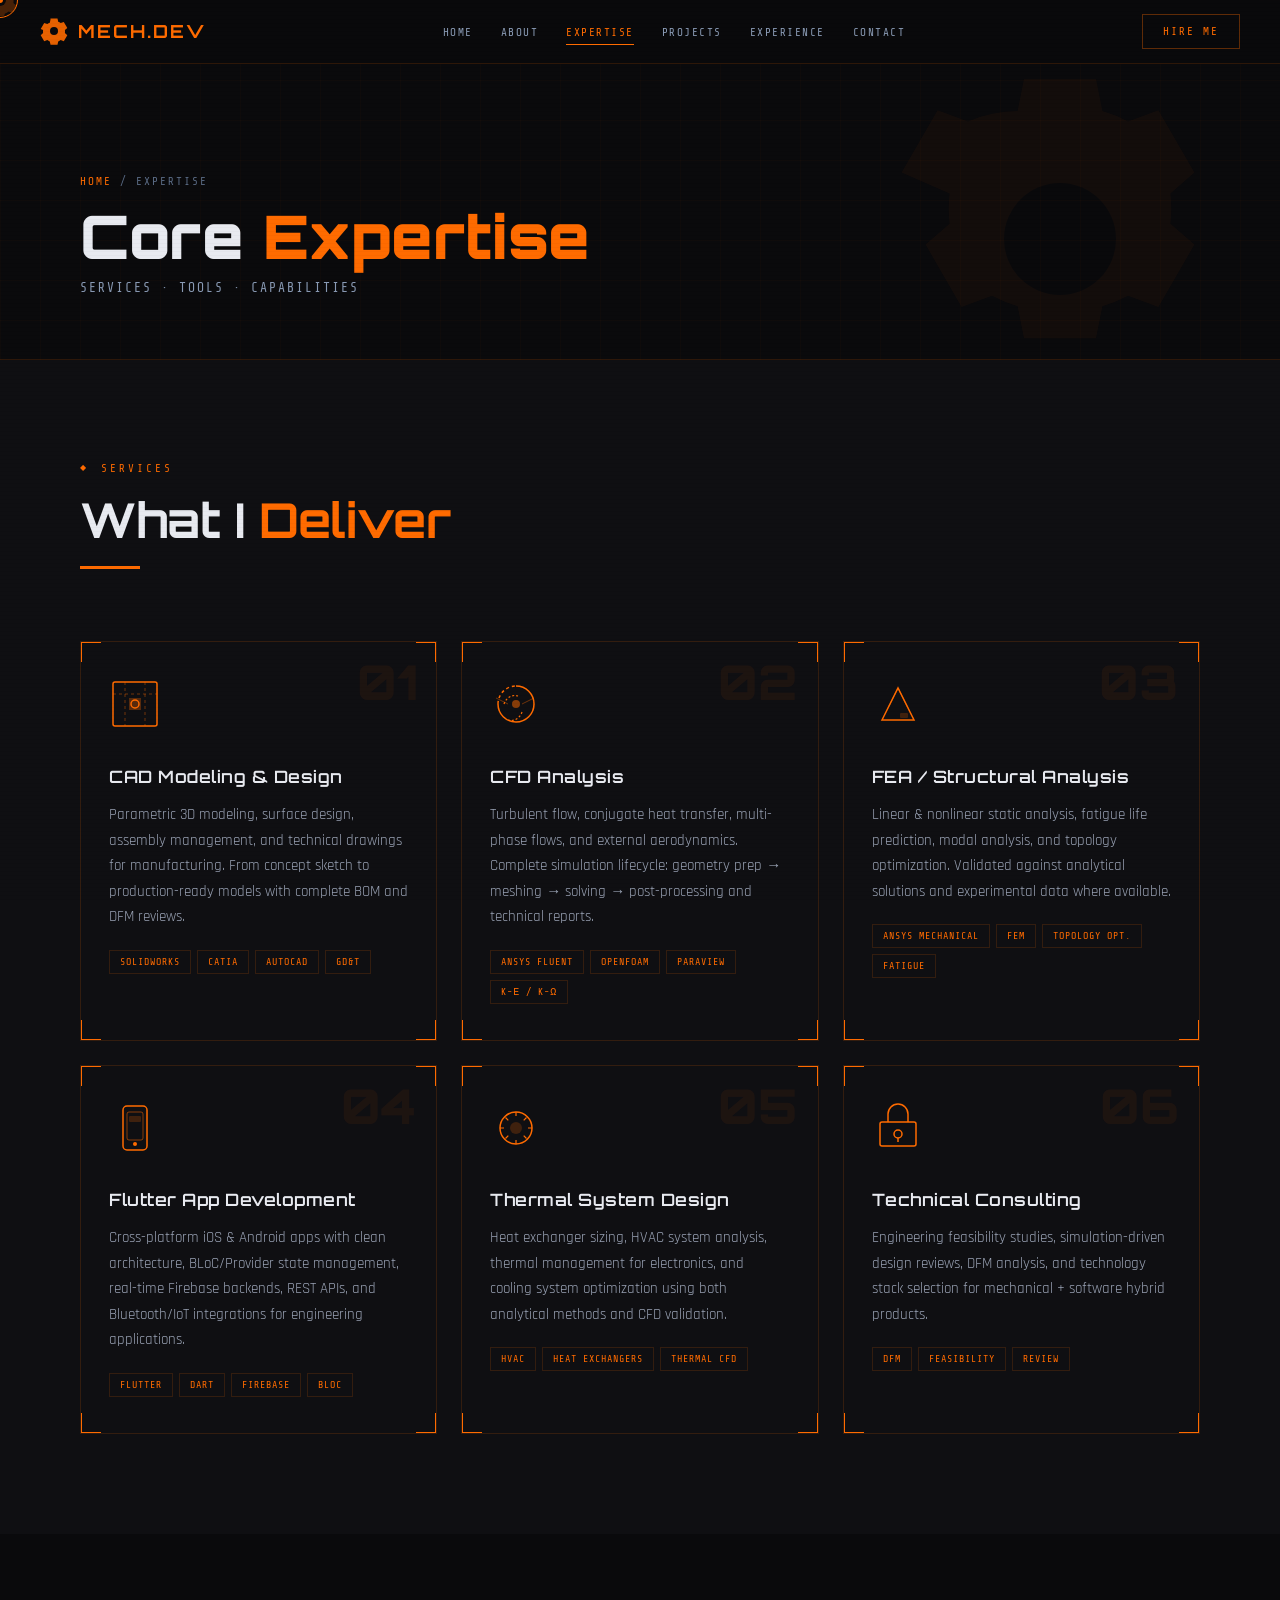
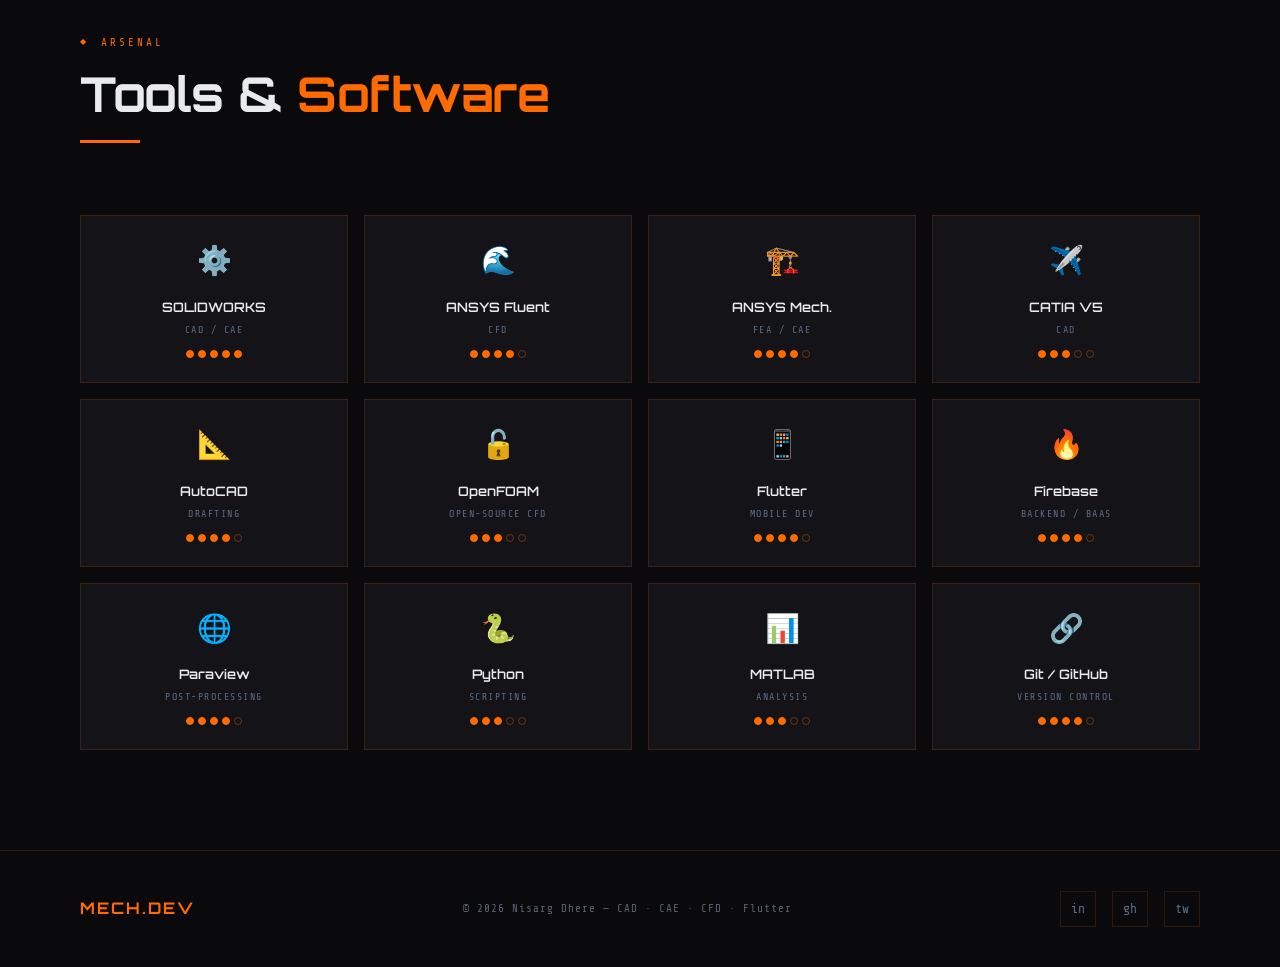
<file: expertise.html>
<!DOCTYPE html>
<html lang="en">
<head>
<meta charset="UTF-8">
<meta name="viewport" content="width=device-width, initial-scale=1.0">
<title>Expertise — Nisarg Dhere | MECH.DEV</title>
<link rel="stylesheet" href="style.css">
<style>
  /* Extra tool section styles */
  .tools-section-grid { display: grid; grid-template-columns: repeat(4,1fr); gap: 16px; }
  @media(max-width:900px){ .tools-section-grid { grid-template-columns: repeat(2,1fr); } }
</style>
</head>
<body>

<div id="loader">
  <svg class="loader-gear" width="80" height="80" viewBox="0 0 80 80" fill="none">
    <path d="M40 20C29 20 20 29 20 40C20 51 29 60 40 60C51 60 60 51 60 40C60 29 51 20 40 20Z" stroke="#FF6B00" stroke-width="2"/>
    <circle cx="40" cy="40" r="6" fill="#FF6B00"/>
    <path d="M40 8V16M40 64V72M8 40H16M64 40H72M16.7 16.7L22.3 22.3M57.7 57.7L63.3 63.3M63.3 16.7L57.7 22.3M22.3 57.7L16.7 63.3" stroke="#FF6B00" stroke-width="2" stroke-linecap="round"/>
    <circle cx="40" cy="40" r="16" stroke="#FF6B00" stroke-width="1.5" stroke-dasharray="4 4"/>
  </svg>
  <div class="loader-text">Compiling Expertise...</div>
  <div class="loader-bar"><div class="loader-fill"></div></div>
</div>

<div id="cursor-outer"></div>
<div id="cursor-inner"></div>
<div id="cursor-gear">
  <svg viewBox="0 0 36 36" fill="none"><path d="M14 2h8l1 4.5a10 10 0 013.5 2l4.3-1.6 4 7-3.4 3a10 10 0 010 4.2l3.4 3-4 7-4.3-1.6a10 10 0 01-3.5 2L22 34h-8l-1-4.5a10 10 0 01-3.5-2L5.2 29l-4-7 3.4-3a10 10 0 010-4.2l-3.4-3 4-7 4.3 1.6A10 10 0 0113 4.5L14 2z" fill="#FF6B00"/><circle cx="18" cy="18" r="6" fill="#0A0A0C"/></svg>
</div>
<div id="scanline"></div>

<nav>
  <a href="index.html" class="nav-logo">
    <svg class="nav-logo-gear" viewBox="0 0 28 28" fill="none">
      <path d="M10.5 1.5h7l.7 3.2a9 9 0 012.5 1.4l3.1-1.1 3.5 6-2.4 2.1a9 9 0 010 3l2.4 2.1-3.5 6-3.1-1.1a9 9 0 01-2.5 1.4l-.7 3.2h-7l-.7-3.2a9 9 0 01-2.5-1.4l-3.1 1.1-3.5-6 2.4-2.1a9 9 0 010-3L.7 12l3.5-6 3.1 1.1a9 9 0 012.5-1.4l.7-3.2z" fill="#FF6B00"/>
      <circle cx="14" cy="14" r="4" fill="#0A0A0C"/>
    </svg>
    MECH.DEV
  </a>
  <ul class="nav-links">
    <li><a href="index.html">Home</a></li>
    <li><a href="about.html">About</a></li>
    <li><a href="expertise.html" class="active">Expertise</a></li>
    <li><a href="projects.html">Projects</a></li>
    <li><a href="experience.html">Experience</a></li>
    <li><a href="contact.html">Contact</a></li>
  </ul>
  <button class="nav-hamburger" id="menu-btn"><span></span><span></span><span></span></button>
  <a href="contact.html" class="nav-contact-btn">Hire Me</a>
</nav>

<div id="mobile-menu" class="mobile-menu">
  <a href="index.html">Home</a><a href="about.html">About</a><a href="expertise.html">Expertise</a>
  <a href="projects.html">Projects</a><a href="experience.html">Experience</a><a href="contact.html">Contact</a>
</div>

<div class="page-hero">
  <svg class="page-hero-bg" viewBox="0 0 400 400" fill="#FF6B00">
    <path d="M155 0h90l8 40a160 160 0 0132 13l38-14 45 78-30 26a160 160 0 010 38l30 26-45 78-38-14a160 160 0 01-32 13l-8 40h-90l-8-40a160 160 0 01-32-13l-38 14-45-78 30-26a160 160 0 010-38L2 117l45-78 38 14A160 160 0 01147 40l8-40z"/>
    <circle cx="200" cy="200" r="70" fill="#0A0A0C"/>
  </svg>
  <div>
    <div class="page-hero-breadcrumb"><a href="index.html">Home</a> Expertise</div>
    <h1 class="page-hero-title">Core <span>Expertise</span></h1>
    <p class="page-hero-sub">Services · Tools · Capabilities</p>
  </div>
</div>

<!-- SERVICES -->
<section style="background:var(--bg2);">
  <div class="section-wrap">
    <div class="section-header fade-in">
      <div class="section-tag">Services</div>
      <h2 class="section-title">What I <span>Deliver</span></h2>
      <div class="section-line"></div>
    </div>
    <div class="expertise-grid">
      <div class="expertise-card fade-in">
        <div class="corner-deco tl"></div><div class="corner-deco tr"></div><div class="corner-deco bl"></div><div class="corner-deco br"></div>
        <div class="exp-num">01</div>
        <svg class="exp-icon" viewBox="0 0 52 52" fill="none"><rect x="4" y="4" width="44" height="44" stroke="currentColor" stroke-width="1.5" rx="2"/><path d="M4 16h44M16 4v44M36 4v44" stroke="currentColor" stroke-width="1" stroke-dasharray="3 3" opacity="0.4"/><rect x="20" y="20" width="12" height="12" fill="currentColor" opacity="0.3"/><circle cx="26" cy="26" r="4" stroke="currentColor" stroke-width="1.5"/></svg>
        <h3 class="exp-title">CAD Modeling & Design</h3>
        <p class="exp-desc">Parametric 3D modeling, surface design, assembly management, and technical drawings for manufacturing. From concept sketch to production-ready models with complete BOM and DFM reviews.</p>
        <div class="exp-tags"><span class="exp-tag">SOLIDWORKS</span><span class="exp-tag">CATIA</span><span class="exp-tag">AutoCAD</span><span class="exp-tag">GD&T</span></div>
      </div>
      <div class="expertise-card fade-in">
        <div class="corner-deco tl"></div><div class="corner-deco tr"></div><div class="corner-deco bl"></div><div class="corner-deco br"></div>
        <div class="exp-num">02</div>
        <svg class="exp-icon" viewBox="0 0 52 52" fill="none"><path d="M8 26C8 16 16 8 26 8" stroke="currentColor" stroke-width="1.5" stroke-dasharray="3 3"/><path d="M8 26C8 36 16 44 26 44C36 44 44 36 44 26C44 16 36 8 26 8" stroke="currentColor" stroke-width="1.5"/><path d="M14 26C16 20 22 16 28 18M32 34C30 40 24 44 18 42" stroke="currentColor" stroke-width="1.2" stroke-dasharray="2 2"/><circle cx="26" cy="26" r="4" fill="currentColor" opacity="0.5"/><path d="M6 20L18 26M44 20L32 26" stroke="currentColor" stroke-width="0.8" opacity="0.5"/></svg>
        <h3 class="exp-title">CFD Analysis</h3>
        <p class="exp-desc">Turbulent flow, conjugate heat transfer, multi-phase flows, and external aerodynamics. Complete simulation lifecycle: geometry prep → meshing → solving → post-processing and technical reports.</p>
        <div class="exp-tags"><span class="exp-tag">ANSYS Fluent</span><span class="exp-tag">OpenFOAM</span><span class="exp-tag">Paraview</span><span class="exp-tag">k-ε / k-ω</span></div>
      </div>
      <div class="expertise-card fade-in">
        <div class="corner-deco tl"></div><div class="corner-deco tr"></div><div class="corner-deco bl"></div><div class="corner-deco br"></div>
        <div class="exp-num">03</div>
        <svg class="exp-icon" viewBox="0 0 52 52" fill="none"><path d="M10 42L26 10L42 42H10Z" stroke="currentColor" stroke-width="1.5" fill="none"/><path d="M10 42L26 10L42 42" stroke="currentColor" stroke-width="0.5" stroke-dasharray="2 2" opacity="0.4"/><path d="M16 30L26 10L36 30" stroke="currentColor" stroke-width="0.8" opacity="0.5"/><rect x="28" y="35" width="8" height="5" rx="1" fill="currentColor" opacity="0.2"/></svg>
        <h3 class="exp-title">FEA / Structural Analysis</h3>
        <p class="exp-desc">Linear & nonlinear static analysis, fatigue life prediction, modal analysis, and topology optimization. Validated against analytical solutions and experimental data where available.</p>
        <div class="exp-tags"><span class="exp-tag">ANSYS Mechanical</span><span class="exp-tag">FEM</span><span class="exp-tag">Topology Opt.</span><span class="exp-tag">Fatigue</span></div>
      </div>
      <div class="expertise-card fade-in">
        <div class="corner-deco tl"></div><div class="corner-deco tr"></div><div class="corner-deco bl"></div><div class="corner-deco br"></div>
        <div class="exp-num">04</div>
        <svg class="exp-icon" viewBox="0 0 52 52" fill="none"><rect x="14" y="4" width="24" height="44" rx="4" stroke="currentColor" stroke-width="1.5"/><rect x="18" y="10" width="16" height="28" rx="2" stroke="currentColor" stroke-width="1" opacity="0.5"/><circle cx="26" cy="42" r="2" fill="currentColor"/><rect x="20" y="14" width="12" height="6" rx="1" fill="currentColor" opacity="0.2"/></svg>
        <h3 class="exp-title">Flutter App Development</h3>
        <p class="exp-desc">Cross-platform iOS & Android apps with clean architecture, BLoC/Provider state management, real-time Firebase backends, REST APIs, and Bluetooth/IoT integrations for engineering applications.</p>
        <div class="exp-tags"><span class="exp-tag">Flutter</span><span class="exp-tag">Dart</span><span class="exp-tag">Firebase</span><span class="exp-tag">BLoC</span></div>
      </div>
      <div class="expertise-card fade-in">
        <div class="corner-deco tl"></div><div class="corner-deco tr"></div><div class="corner-deco bl"></div><div class="corner-deco br"></div>
        <div class="exp-num">05</div>
        <svg class="exp-icon" viewBox="0 0 52 52" fill="none"><circle cx="26" cy="26" r="16" stroke="currentColor" stroke-width="1.5"/><path d="M26 10v4M26 38v4M10 26h4M38 26h4M15.5 15.5l2.8 2.8M33.7 33.7l2.8 2.8M36.5 15.5l-2.8 2.8M18.3 33.7l-2.8 2.8" stroke="currentColor" stroke-width="1.2"/><circle cx="26" cy="26" r="6" fill="currentColor" opacity="0.2"/></svg>
        <h3 class="exp-title">Thermal System Design</h3>
        <p class="exp-desc">Heat exchanger sizing, HVAC system analysis, thermal management for electronics, and cooling system optimization using both analytical methods and CFD validation.</p>
        <div class="exp-tags"><span class="exp-tag">HVAC</span><span class="exp-tag">Heat Exchangers</span><span class="exp-tag">Thermal CFD</span></div>
      </div>
      <div class="expertise-card fade-in">
        <div class="corner-deco tl"></div><div class="corner-deco tr"></div><div class="corner-deco bl"></div><div class="corner-deco br"></div>
        <div class="exp-num">06</div>
        <svg class="exp-icon" viewBox="0 0 52 52" fill="none"><rect x="8" y="20" width="36" height="24" rx="2" stroke="currentColor" stroke-width="1.5"/><path d="M16 20v-8a10 10 0 0120 0v8" stroke="currentColor" stroke-width="1.5"/><circle cx="26" cy="32" r="4" stroke="currentColor" stroke-width="1.5"/><path d="M26 36v4" stroke="currentColor" stroke-width="1.5"/></svg>
        <h3 class="exp-title">Technical Consulting</h3>
        <p class="exp-desc">Engineering feasibility studies, simulation-driven design reviews, DFM analysis, and technology stack selection for mechanical + software hybrid products.</p>
        <div class="exp-tags"><span class="exp-tag">DFM</span><span class="exp-tag">Feasibility</span><span class="exp-tag">Review</span></div>
      </div>
    </div>
  </div>
</section>

<!-- TOOLS -->
<section style="background:var(--bg);">
  <div class="section-wrap">
    <div class="section-header fade-in">
      <div class="section-tag">Arsenal</div>
      <h2 class="section-title">Tools & <span>Software</span></h2>
      <div class="section-line"></div>
    </div>
    <div class="tools-section-grid">
      <div class="tool-card fade-in"><span class="tool-icon">⚙️</span><div class="tool-name">SOLIDWORKS</div><div class="tool-cat">CAD / CAE</div><div class="tool-proficiency"><div class="prof-dot filled"></div><div class="prof-dot filled"></div><div class="prof-dot filled"></div><div class="prof-dot filled"></div><div class="prof-dot filled"></div></div></div>
      <div class="tool-card fade-in"><span class="tool-icon">🌊</span><div class="tool-name">ANSYS Fluent</div><div class="tool-cat">CFD</div><div class="tool-proficiency"><div class="prof-dot filled"></div><div class="prof-dot filled"></div><div class="prof-dot filled"></div><div class="prof-dot filled"></div><div class="prof-dot"></div></div></div>
      <div class="tool-card fade-in"><span class="tool-icon">🏗️</span><div class="tool-name">ANSYS Mech.</div><div class="tool-cat">FEA / CAE</div><div class="tool-proficiency"><div class="prof-dot filled"></div><div class="prof-dot filled"></div><div class="prof-dot filled"></div><div class="prof-dot filled"></div><div class="prof-dot"></div></div></div>
      <div class="tool-card fade-in"><span class="tool-icon">✈️</span><div class="tool-name">CATIA V5</div><div class="tool-cat">CAD</div><div class="tool-proficiency"><div class="prof-dot filled"></div><div class="prof-dot filled"></div><div class="prof-dot filled"></div><div class="prof-dot"></div><div class="prof-dot"></div></div></div>
      <div class="tool-card fade-in"><span class="tool-icon">📐</span><div class="tool-name">AutoCAD</div><div class="tool-cat">Drafting</div><div class="tool-proficiency"><div class="prof-dot filled"></div><div class="prof-dot filled"></div><div class="prof-dot filled"></div><div class="prof-dot filled"></div><div class="prof-dot"></div></div></div>
      <div class="tool-card fade-in"><span class="tool-icon">🔓</span><div class="tool-name">OpenFOAM</div><div class="tool-cat">Open-Source CFD</div><div class="tool-proficiency"><div class="prof-dot filled"></div><div class="prof-dot filled"></div><div class="prof-dot filled"></div><div class="prof-dot"></div><div class="prof-dot"></div></div></div>
      <div class="tool-card fade-in"><span class="tool-icon">📱</span><div class="tool-name">Flutter</div><div class="tool-cat">Mobile Dev</div><div class="tool-proficiency"><div class="prof-dot filled"></div><div class="prof-dot filled"></div><div class="prof-dot filled"></div><div class="prof-dot filled"></div><div class="prof-dot"></div></div></div>
      <div class="tool-card fade-in"><span class="tool-icon">🔥</span><div class="tool-name">Firebase</div><div class="tool-cat">Backend / BaaS</div><div class="tool-proficiency"><div class="prof-dot filled"></div><div class="prof-dot filled"></div><div class="prof-dot filled"></div><div class="prof-dot filled"></div><div class="prof-dot"></div></div></div>
      <div class="tool-card fade-in"><span class="tool-icon">🌐</span><div class="tool-name">Paraview</div><div class="tool-cat">Post-Processing</div><div class="tool-proficiency"><div class="prof-dot filled"></div><div class="prof-dot filled"></div><div class="prof-dot filled"></div><div class="prof-dot filled"></div><div class="prof-dot"></div></div></div>
      <div class="tool-card fade-in"><span class="tool-icon">🐍</span><div class="tool-name">Python</div><div class="tool-cat">Scripting</div><div class="tool-proficiency"><div class="prof-dot filled"></div><div class="prof-dot filled"></div><div class="prof-dot filled"></div><div class="prof-dot"></div><div class="prof-dot"></div></div></div>
      <div class="tool-card fade-in"><span class="tool-icon">📊</span><div class="tool-name">MATLAB</div><div class="tool-cat">Analysis</div><div class="tool-proficiency"><div class="prof-dot filled"></div><div class="prof-dot filled"></div><div class="prof-dot filled"></div><div class="prof-dot"></div><div class="prof-dot"></div></div></div>
      <div class="tool-card fade-in"><span class="tool-icon">🔗</span><div class="tool-name">Git / GitHub</div><div class="tool-cat">Version Control</div><div class="tool-proficiency"><div class="prof-dot filled"></div><div class="prof-dot filled"></div><div class="prof-dot filled"></div><div class="prof-dot filled"></div><div class="prof-dot"></div></div></div>
    </div>
  </div>
</section>

<footer>
  <a href="index.html" class="footer-logo">MECH.DEV</a>
  <div class="footer-text">© 2026 Nisarg Dhere — CAD · CAE · CFD · Flutter</div>
  <div class="footer-social"><a href="#" class="social-btn">in</a><a href="#" class="social-btn">gh</a><a href="#" class="social-btn">tw</a></div>
</footer>
<a href="#" id="scroll-top" title="Back to top">↑</a>
<script src="main.js"></script>
</body>
</html>
</file>
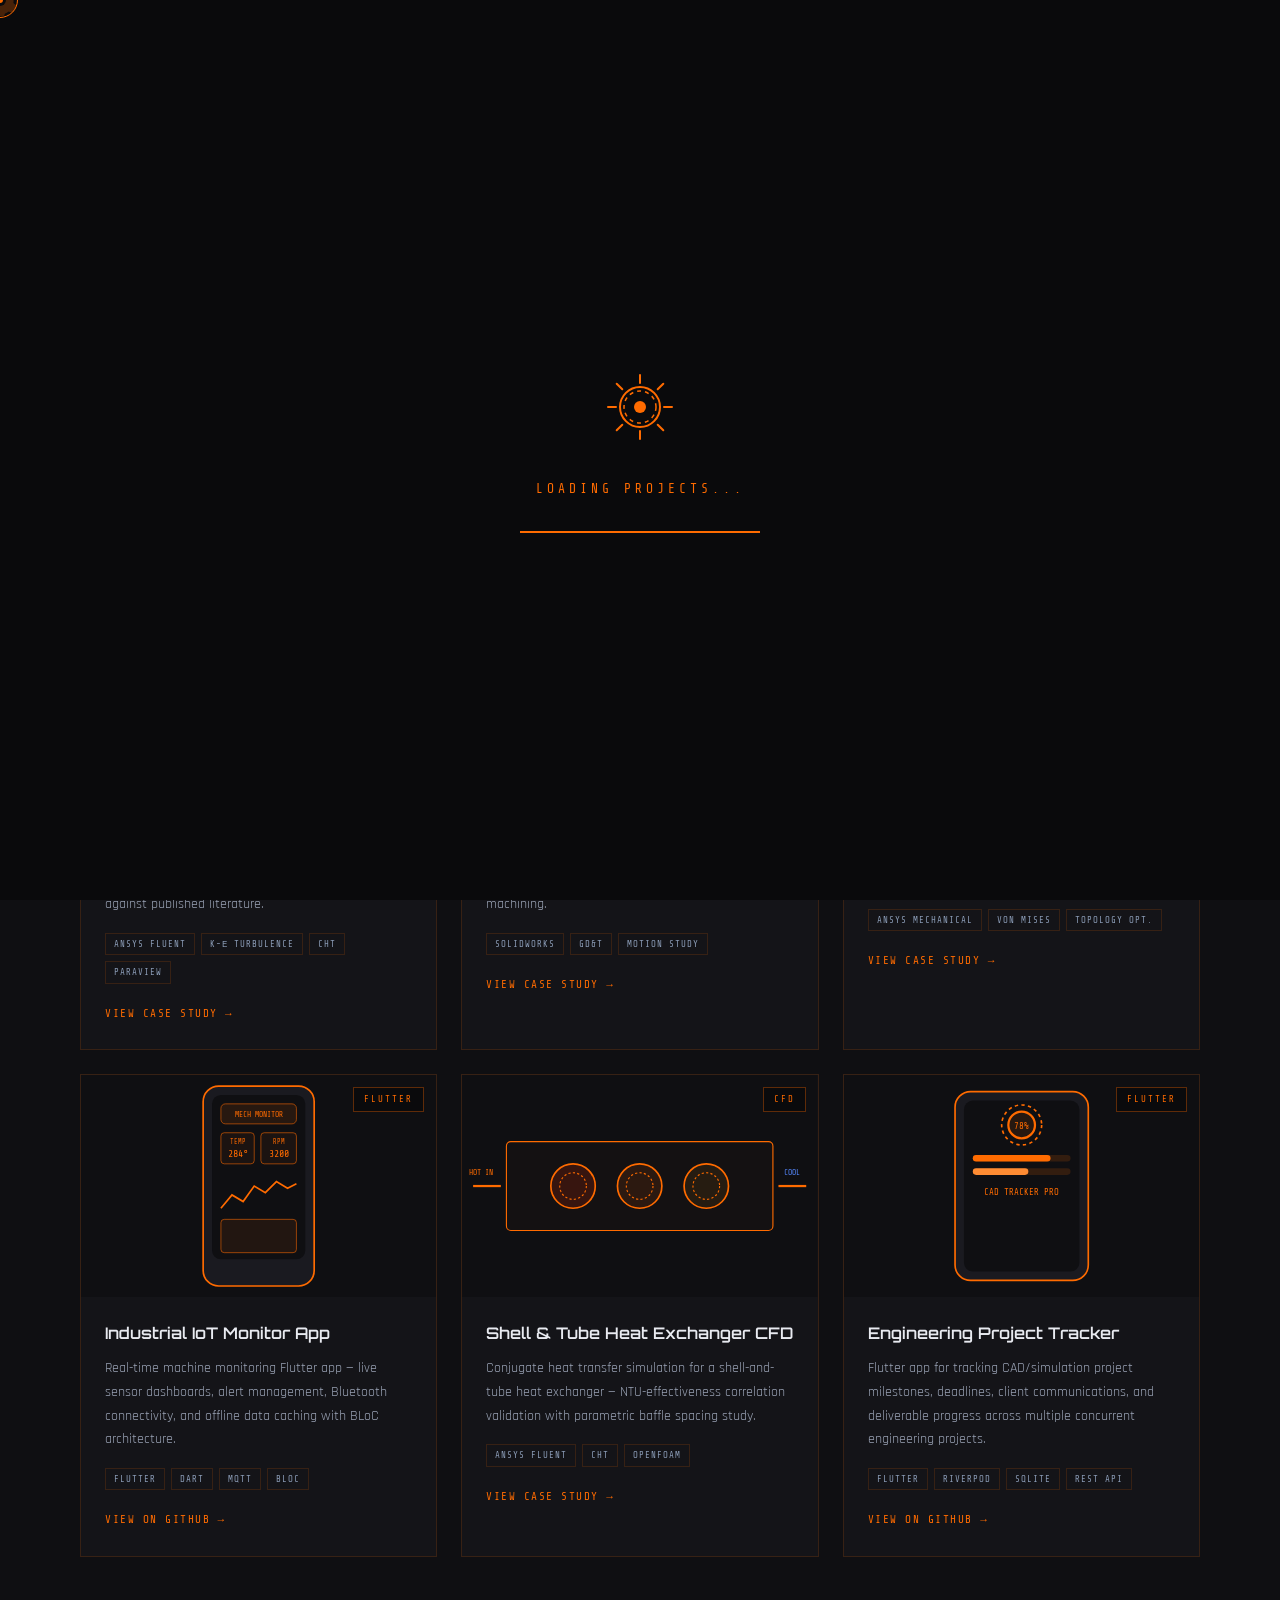
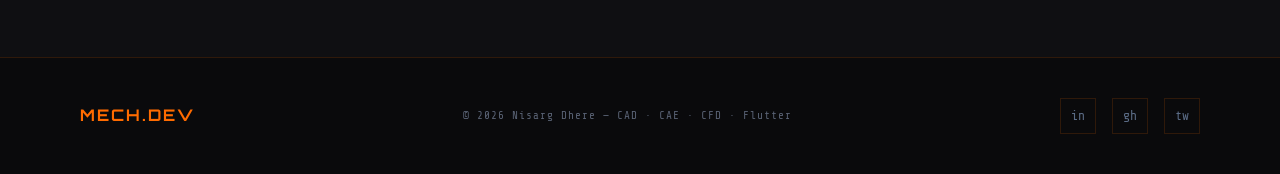
<file: projects.html>
<!DOCTYPE html>
<html lang="en">
<head>
<meta charset="UTF-8">
<meta name="viewport" content="width=device-width, initial-scale=1.0">
<title>Projects — Nisarg Dhere | MECH.DEV</title>
<link rel="stylesheet" href="style.css">
</head>
<body>

<div id="loader">
  <svg class="loader-gear" width="80" height="80" viewBox="0 0 80 80" fill="none">
    <path d="M40 20C29 20 20 29 20 40C20 51 29 60 40 60C51 60 60 51 60 40C60 29 51 20 40 20Z" stroke="#FF6B00" stroke-width="2"/>
    <circle cx="40" cy="40" r="6" fill="#FF6B00"/>
    <path d="M40 8V16M40 64V72M8 40H16M64 40H72M16.7 16.7L22.3 22.3M57.7 57.7L63.3 63.3M63.3 16.7L57.7 22.3M22.3 57.7L16.7 63.3" stroke="#FF6B00" stroke-width="2" stroke-linecap="round"/>
    <circle cx="40" cy="40" r="16" stroke="#FF6B00" stroke-width="1.5" stroke-dasharray="4 4"/>
  </svg>
  <div class="loader-text">Loading Projects...</div>
  <div class="loader-bar"><div class="loader-fill"></div></div>
</div>

<div id="cursor-outer"></div>
<div id="cursor-inner"></div>
<div id="cursor-gear">
  <svg viewBox="0 0 36 36" fill="none"><path d="M14 2h8l1 4.5a10 10 0 013.5 2l4.3-1.6 4 7-3.4 3a10 10 0 010 4.2l3.4 3-4 7-4.3-1.6a10 10 0 01-3.5 2L22 34h-8l-1-4.5a10 10 0 01-3.5-2L5.2 29l-4-7 3.4-3a10 10 0 010-4.2l-3.4-3 4-7 4.3 1.6A10 10 0 0113 4.5L14 2z" fill="#FF6B00"/><circle cx="18" cy="18" r="6" fill="#0A0A0C"/></svg>
</div>
<div id="scanline"></div>

<nav>
  <a href="index.html" class="nav-logo">
    <svg class="nav-logo-gear" viewBox="0 0 28 28" fill="none">
      <path d="M10.5 1.5h7l.7 3.2a9 9 0 012.5 1.4l3.1-1.1 3.5 6-2.4 2.1a9 9 0 010 3l2.4 2.1-3.5 6-3.1-1.1a9 9 0 01-2.5 1.4l-.7 3.2h-7l-.7-3.2a9 9 0 01-2.5-1.4l-3.1 1.1-3.5-6 2.4-2.1a9 9 0 010-3L.7 12l3.5-6 3.1 1.1a9 9 0 012.5-1.4l.7-3.2z" fill="#FF6B00"/>
      <circle cx="14" cy="14" r="4" fill="#0A0A0C"/>
    </svg>
    MECH.DEV
  </a>
  <ul class="nav-links">
    <li><a href="index.html">Home</a></li>
    <li><a href="about.html">About</a></li>
    <li><a href="expertise.html">Expertise</a></li>
    <li><a href="projects.html" class="active">Projects</a></li>
    <li><a href="experience.html">Experience</a></li>
    <li><a href="contact.html">Contact</a></li>
  </ul>
  <button class="nav-hamburger" id="menu-btn"><span></span><span></span><span></span></button>
  <a href="contact.html" class="nav-contact-btn">Hire Me</a>
</nav>

<div id="mobile-menu" class="mobile-menu">
  <a href="index.html">Home</a><a href="about.html">About</a><a href="expertise.html">Expertise</a>
  <a href="projects.html">Projects</a><a href="experience.html">Experience</a><a href="contact.html">Contact</a>
</div>

<div class="page-hero">
  <svg class="page-hero-bg" viewBox="0 0 400 400" fill="#FF6B00">
    <path d="M155 0h90l8 40a160 160 0 0132 13l38-14 45 78-30 26a160 160 0 010 38l30 26-45 78-38-14a160 160 0 01-32 13l-8 40h-90l-8-40a160 160 0 01-32-13l-38 14-45-78 30-26a160 160 0 010-38L2 117l45-78 38 14A160 160 0 01147 40l8-40z"/>
    <circle cx="200" cy="200" r="70" fill="#0A0A0C"/>
  </svg>
  <div>
    <div class="page-hero-breadcrumb"><a href="index.html">Home</a> Projects</div>
    <h1 class="page-hero-title">Project <span>Portfolio</span></h1>
    <p class="page-hero-sub">CFD · CAD · FEA · Flutter — 30+ Projects Delivered</p>
  </div>
</div>

<section style="background:var(--bg2);">
  <div class="section-wrap">
    <!-- FILTER -->
    <div class="projects-filter fade-in">
      <button class="filter-btn active" onclick="filterProjects('all', this)">All</button>
      <button class="filter-btn" onclick="filterProjects('cfd', this)">CFD</button>
      <button class="filter-btn" onclick="filterProjects('cad', this)">CAD</button>
      <button class="filter-btn" onclick="filterProjects('cae', this)">CAE / FEA</button>
      <button class="filter-btn" onclick="filterProjects('flutter', this)">Flutter</button>
    </div>

    <div class="projects-grid">
      <!-- 1 CFD -->
      <div class="project-card fade-in" data-cat="cfd">
        <div class="project-visual">
          <svg viewBox="0 0 320 200" fill="none"><rect width="320" height="200" fill="#0F0F12"/><path d="M40 160 Q80 60 120 100 Q160 140 200 80 Q240 20 280 60" stroke="#FF6B00" stroke-width="2" fill="none"/><path d="M40 160 Q80 60 120 100 Q160 140 200 80 Q240 20 280 60 L280 160 Z" fill="rgba(255,107,0,0.06)"/><path d="M60 160 Q90 90 120 110 Q150 130 180 90 Q210 50 240 70 Q270 90 280 60" stroke="rgba(255,140,51,0.4)" stroke-width="1" stroke-dasharray="4 4" fill="none"/><line x1="40" y1="40" x2="40" y2="170" stroke="rgba(255,107,0,0.2)" stroke-width="1"/><line x1="40" y1="170" x2="290" y2="170" stroke="rgba(255,107,0,0.2)" stroke-width="1"/><text x="50" y="185" fill="#FF6B00" font-size="9" font-family="Share Tech Mono">VELOCITY CONTOUR — AIRFOIL SECTION</text><text x="280" y="55" fill="#FF6B00" font-size="8" font-family="Share Tech Mono">324 m/s</text></svg>
          <div class="project-badge">CFD</div>
        </div>
        <div class="project-body">
          <h3 class="project-title">Turbine Blade Cooling CFD</h3>
          <p class="project-desc">Conjugate heat transfer analysis on gas turbine blade with internal serpentine cooling channels. k-ε turbulence model, temperature gradients validated against published literature.</p>
          <div class="project-tech"><span class="tech-pill">ANSYS Fluent</span><span class="tech-pill">k-ε Turbulence</span><span class="tech-pill">CHT</span><span class="tech-pill">Paraview</span></div>
          <a href="#" class="project-link">View Case Study →</a>
        </div>
      </div>

      <!-- 2 CAD -->
      <div class="project-card fade-in" data-cat="cad">
        <div class="project-visual">
          <svg viewBox="0 0 320 200" fill="none"><rect width="320" height="200" fill="#0F0F12"/><g opacity="0.2" stroke="#FF6B00" stroke-width="0.5"><line x1="0" y1="40" x2="320" y2="40"/><line x1="0" y1="80" x2="320" y2="80"/><line x1="0" y1="120" x2="320" y2="120"/><line x1="0" y1="160" x2="320" y2="160"/><line x1="40" y1="0" x2="40" y2="200"/><line x1="80" y1="0" x2="80" y2="200"/><line x1="120" y1="0" x2="120" y2="200"/><line x1="160" y1="0" x2="160" y2="200"/><line x1="200" y1="0" x2="200" y2="200"/><line x1="240" y1="0" x2="240" y2="200"/><line x1="280" y1="0" x2="280" y2="200"/></g><rect x="80" y="50" width="160" height="100" rx="4" stroke="#FF6B00" stroke-width="1.5" fill="rgba(255,107,0,0.05)"/><rect x="110" y="80" width="40" height="40" rx="2" stroke="#FF6B00" stroke-width="1"/><circle cx="200" cy="100" r="25" stroke="#FF6B00" stroke-width="1.5" fill="rgba(255,107,0,0.05)"/><circle cx="200" cy="100" r="10" stroke="#FF6B00" stroke-width="1" stroke-dasharray="3 3"/><line x1="200" y1="75" x2="200" y2="50" stroke="#FF6B00" stroke-width="0.8" stroke-dasharray="2 2"/><line x1="225" y1="100" x2="260" y2="100" stroke="#FF6B00" stroke-width="0.8"/><text x="265" y="103" fill="#FF6B00" font-size="8" font-family="Share Tech Mono">Ø48</text></svg>
          <div class="project-badge">CAD</div>
        </div>
        <div class="project-body">
          <h3 class="project-title">Gearbox Assembly Design</h3>
          <p class="project-desc">Complete 5-speed transmission gearbox designed in SOLIDWORKS — gear train calculations, housing design, full toleranced engineering drawings for CNC machining.</p>
          <div class="project-tech"><span class="tech-pill">SOLIDWORKS</span><span class="tech-pill">GD&T</span><span class="tech-pill">Motion Study</span></div>
          <a href="#" class="project-link">View Case Study →</a>
        </div>
      </div>

      <!-- 3 CAE -->
      <div class="project-card fade-in" data-cat="cae">
        <div class="project-visual">
          <svg viewBox="0 0 320 200" fill="none"><rect width="320" height="200" fill="#0F0F12"/><path d="M60 160L160 40L260 160Z" fill="url(#stressGrad)" stroke="#FF6B00" stroke-width="1.5"/><defs><linearGradient id="stressGrad" x1="160" y1="40" x2="160" y2="160" gradientUnits="userSpaceOnUse"><stop offset="0%" stop-color="#FF2200" stop-opacity="0.8"/><stop offset="40%" stop-color="#FF6B00" stop-opacity="0.6"/><stop offset="100%" stop-color="#002288" stop-opacity="0.3"/></linearGradient></defs><path d="M60 160L110 100L160 160M110 100L160 40L210 100M160 40L210 100L260 160M110 100L160 160L210 100M160 160L210 100L260 160" stroke="#FF6B00" stroke-width="0.5" opacity="0.4"/><rect x="272" y="40" width="12" height="120" rx="2" fill="url(#colorbar2)"/><defs><linearGradient id="colorbar2" x1="0" y1="0" x2="0" y2="1" gradientUnits="objectBoundingBox"><stop offset="0%" stop-color="#FF2200"/><stop offset="100%" stop-color="#002288"/></linearGradient></defs><text x="288" y="44" fill="#FF6B00" font-size="7" font-family="Share Tech Mono">MAX</text><text x="288" y="164" fill="#5588FF" font-size="7" font-family="Share Tech Mono">MIN</text><path d="M160 40L160 20" stroke="#FF6B00" stroke-width="2"/><text x="168" y="18" fill="#FF6B00" font-size="8" font-family="Share Tech Mono">F=5kN</text></svg>
          <div class="project-badge">CAE / FEA</div>
        </div>
        <div class="project-body">
          <h3 class="project-title">Structural Bracket FEA</h3>
          <p class="project-desc">Von Mises stress analysis on an aerospace bracket under multi-axial loading. Safety factor optimization and topology optimization reducing mass by 32%.</p>
          <div class="project-tech"><span class="tech-pill">ANSYS Mechanical</span><span class="tech-pill">Von Mises</span><span class="tech-pill">Topology Opt.</span></div>
          <a href="#" class="project-link">View Case Study →</a>
        </div>
      </div>

      <!-- 4 Flutter -->
      <div class="project-card fade-in" data-cat="flutter">
        <div class="project-visual">
          <svg viewBox="0 0 320 200" fill="none"><rect width="320" height="200" fill="#0F0F12"/><rect x="110" y="10" width="100" height="180" rx="14" stroke="#FF6B00" stroke-width="1.5" fill="#1A1A20"/><rect x="118" y="18" width="84" height="148" rx="8" fill="#0F0F12"/><rect x="126" y="26" width="68" height="18" rx="4" fill="rgba(255,107,0,0.1)" stroke="#FF6B00" stroke-width="0.5"/><text x="160" y="38" fill="#FF6B00" font-size="7" font-family="Share Tech Mono" text-anchor="middle">MECH MONITOR</text><rect x="126" y="52" width="30" height="28" rx="3" fill="rgba(255,107,0,0.05)" stroke="#FF6B00" stroke-width="0.5"/><text x="141" y="62" fill="#FF6B00" font-size="6" font-family="Share Tech Mono" text-anchor="middle">TEMP</text><text x="141" y="74" fill="#FF6B00" font-size="9" font-family="Share Tech Mono" text-anchor="middle">284°</text><rect x="162" y="52" width="32" height="28" rx="3" fill="rgba(255,107,0,0.05)" stroke="#FF6B00" stroke-width="0.5"/><text x="178" y="62" fill="#FF6B00" font-size="6" font-family="Share Tech Mono" text-anchor="middle">RPM</text><text x="178" y="74" fill="#FF6B00" font-size="9" font-family="Share Tech Mono" text-anchor="middle">3200</text><polyline points="126,120 136,108 146,114 156,100 166,106 176,96 186,102 194,98" stroke="#FF6B00" stroke-width="1.5" fill="none"/><rect x="126" y="130" width="68" height="30" rx="3" fill="rgba(255,107,0,0.08)" stroke="#FF6B00" stroke-width="0.5"/></svg>
          <div class="project-badge">Flutter</div>
        </div>
        <div class="project-body">
          <h3 class="project-title">Industrial IoT Monitor App</h3>
          <p class="project-desc">Real-time machine monitoring Flutter app — live sensor dashboards, alert management, Bluetooth connectivity, and offline data caching with BLoC architecture.</p>
          <div class="project-tech"><span class="tech-pill">Flutter</span><span class="tech-pill">Dart</span><span class="tech-pill">MQTT</span><span class="tech-pill">BLoC</span></div>
          <a href="#" class="project-link">View on GitHub →</a>
        </div>
      </div>

      <!-- 5 CFD -->
      <div class="project-card fade-in" data-cat="cfd">
        <div class="project-visual">
          <svg viewBox="0 0 320 200" fill="none"><rect width="320" height="200" fill="#0F0F12"/><rect x="40" y="60" width="240" height="80" rx="4" stroke="#FF6B00" stroke-width="1" fill="rgba(255,107,0,0.02)"/><circle cx="100" cy="100" r="20" stroke="#FF6B00" stroke-width="1.5" fill="rgba(255,50,0,0.15)"/><circle cx="100" cy="100" r="12" stroke="#FF6B00" stroke-width="1" stroke-dasharray="2 2"/><circle cx="160" cy="100" r="20" stroke="#FF6B00" stroke-width="1.5" fill="rgba(255,100,0,0.1)"/><circle cx="160" cy="100" r="12" stroke="#FF6B00" stroke-width="1" stroke-dasharray="2 2"/><circle cx="220" cy="100" r="20" stroke="#FF6B00" stroke-width="1.5" fill="rgba(255,150,0,0.08)"/><circle cx="220" cy="100" r="12" stroke="#FF6B00" stroke-width="1" stroke-dasharray="2 2"/><path d="M10 100L35 100" stroke="#FF6B00" stroke-width="2"/><path d="M285 100L310 100" stroke="#FF6B00" stroke-width="2"/><text x="6" y="90" fill="#FF6B00" font-size="7" font-family="Share Tech Mono">HOT IN</text><text x="290" y="90" fill="#5588FF" font-size="7" font-family="Share Tech Mono">COOL</text></svg>
          <div class="project-badge">CFD</div>
        </div>
        <div class="project-body">
          <h3 class="project-title">Shell & Tube Heat Exchanger CFD</h3>
          <p class="project-desc">Conjugate heat transfer simulation for a shell-and-tube heat exchanger — NTU-effectiveness correlation validation with parametric baffle spacing study.</p>
          <div class="project-tech"><span class="tech-pill">ANSYS Fluent</span><span class="tech-pill">CHT</span><span class="tech-pill">OpenFOAM</span></div>
          <a href="#" class="project-link">View Case Study →</a>
        </div>
      </div>

      <!-- 6 Flutter -->
      <div class="project-card fade-in" data-cat="flutter">
        <div class="project-visual">
          <svg viewBox="0 0 320 200" fill="none"><rect width="320" height="200" fill="#0F0F12"/><rect x="100" y="15" width="120" height="170" rx="14" stroke="#FF6B00" stroke-width="1.5" fill="#1A1A20"/><rect x="108" y="23" width="104" height="154" rx="8" fill="#0F0F12"/><circle cx="160" cy="45" r="18" stroke="#FF6B00" stroke-width="1.5" stroke-dasharray="3 3" fill="none"/><circle cx="160" cy="45" r="12" stroke="#FF6B00" stroke-width="2" fill="rgba(255,107,0,0.1)"/><text x="160" y="49" fill="#FF6B00" font-size="8" font-family="Share Tech Mono" text-anchor="middle">78%</text><rect x="116" y="72" width="88" height="6" rx="3" fill="rgba(255,107,0,0.15)"/><rect x="116" y="72" width="70" height="6" rx="3" fill="#FF6B00"/><rect x="116" y="84" width="88" height="6" rx="3" fill="rgba(255,107,0,0.15)"/><rect x="116" y="84" width="50" height="6" rx="3" fill="#FF8C33"/><text x="160" y="108" fill="#FF6B00" font-size="8" font-family="Share Tech Mono" text-anchor="middle">CAD TRACKER PRO</text></svg>
          <div class="project-badge">Flutter</div>
        </div>
        <div class="project-body">
          <h3 class="project-title">Engineering Project Tracker</h3>
          <p class="project-desc">Flutter app for tracking CAD/simulation project milestones, deadlines, client communications, and deliverable progress across multiple concurrent engineering projects.</p>
          <div class="project-tech"><span class="tech-pill">Flutter</span><span class="tech-pill">Riverpod</span><span class="tech-pill">SQLite</span><span class="tech-pill">REST API</span></div>
          <a href="#" class="project-link">View on GitHub →</a>
        </div>
      </div>
    </div>
  </div>
</section>

<footer>
  <a href="index.html" class="footer-logo">MECH.DEV</a>
  <div class="footer-text">© 2026 Nisarg Dhere — CAD · CAE · CFD · Flutter</div>
  <div class="footer-social"><a href="#" class="social-btn">in</a><a href="#" class="social-btn">gh</a><a href="#" class="social-btn">tw</a></div>
</footer>
<a href="#" id="scroll-top" title="Back to top">↑</a>
<script src="main.js"></script>
</body>
</html>
</file>
<file: style.css>
/* ════════════════════════════════════════════════════
   MECH.DEV PORTFOLIO — SHARED STYLESHEET
   Aryan Sharma | CAD · CAE · CFD · Flutter
   ════════════════════════════════════════════════════ */

@import url('https://fonts.googleapis.com/css2?family=Rajdhani:wght@300;400;500;600;700&family=Share+Tech+Mono&family=Orbitron:wght@400;500;600;700;800;900&display=swap');

/* ── RESET ── */
*, *::before, *::after { box-sizing: border-box; margin: 0; padding: 0; cursor: none !important; }

/* ── CSS VARIABLES ── */
:root {
  --bg:      #0A0A0C;
  --bg2:     #0F0F12;
  --bg3:     #141418;
  --bg4:     #1A1A20;
  --orange:  #FF6B00;
  --orange2: #FF8C33;
  --orange3: #FF4400;
  --steel:   #8A9BB5;
  --steel2:  #5A6B85;
  --text:    #E8EAF0;
  --text2:   #9AA3B5;
  --text3:   #5A6375;
  --border:  rgba(255,107,0,0.15);
  --border2: rgba(255,107,0,0.35);
  --glow:    0 0 24px rgba(255,107,0,0.3);
  --glow2:   0 0 48px rgba(255,107,0,0.2);
  --font-main:    'Rajdhani', sans-serif;
  --font-mono:    'Share Tech Mono', monospace;
  --font-display: 'Orbitron', sans-serif;
  --nav-h: 64px;
  --section-pad: 100px 80px;
  --radius: 2px;
}

/* ── BASE ── */
html { scroll-behavior: smooth; }
body {
  background: var(--bg);
  color: var(--text);
  font-family: var(--font-main);
  font-size: 16px;
  line-height: 1.6;
  overflow-x: hidden;
}

/* ── BLUEPRINT GRID ── */
body::before {
  content: '';
  position: fixed; inset: 0;
  background-image:
    linear-gradient(rgba(255,107,0,0.025) 1px, transparent 1px),
    linear-gradient(90deg, rgba(255,107,0,0.025) 1px, transparent 1px);
  background-size: 40px 40px;
  pointer-events: none; z-index: 0;
}

/* ── SCANLINE ── */
#scanline {
  position: fixed; inset: 0; pointer-events: none; z-index: 9000;
  background: repeating-linear-gradient(
    to bottom,
    transparent 0px, transparent 3px,
    rgba(0,0,0,0.04) 3px, rgba(0,0,0,0.04) 4px
  );
  opacity: 0.5;
}

/* ════════════════ CUSTOM CURSOR ════════════════ */
#cursor-outer {
  position: fixed; width: 36px; height: 36px;
  border: 1.5px solid var(--orange); border-radius: 50%;
  pointer-events: none; z-index: 99999;
  transform: translate(-50%, -50%);
  transition: width 0.2s, height 0.2s, opacity 0.2s, border-color 0.2s;
  animation: spin-cursor 4s linear infinite;
}
#cursor-outer::before, #cursor-outer::after {
  content: ''; position: absolute; background: var(--orange);
}
#cursor-outer::before { width: 6px; height: 1.5px; top: 50%; left: -8px; transform: translateY(-50%); }
#cursor-outer::after  { width: 1.5px; height: 6px; top: -8px; left: 50%; transform: translateX(-50%); }
#cursor-inner {
  position: fixed; width: 6px; height: 6px;
  background: var(--orange); border-radius: 50%;
  pointer-events: none; z-index: 99999;
  transform: translate(-50%, -50%);
}
#cursor-gear {
  position: fixed; width: 36px; height: 36px;
  pointer-events: none; z-index: 99998;
  transform: translate(-50%, -50%);
  animation: spin-cursor 6s linear infinite reverse;
  opacity: 0.25;
}
@keyframes spin-cursor { to { transform: translate(-50%, -50%) rotate(360deg); } }

/* ════════════════ LOADING SCREEN ════════════════ */
#loader {
  position: fixed; inset: 0; background: var(--bg);
  display: flex; flex-direction: column;
  align-items: center; justify-content: center;
  z-index: 99997; transition: opacity 0.8s, visibility 0.8s;
}
#loader.hidden { opacity: 0; visibility: hidden; pointer-events: none; }
.loader-gear { animation: spin-cursor 2s linear infinite; margin-bottom: 32px; }
.loader-text {
  font-family: var(--font-mono); font-size: 13px;
  letter-spacing: 4px; color: var(--orange);
  text-transform: uppercase; margin-bottom: 32px;
}
.loader-bar { width: 240px; height: 2px; background: var(--bg4); overflow: hidden; }
.loader-fill { height: 100%; background: var(--orange); animation: loaderAnim 2s ease forwards; }
@keyframes loaderAnim { from { width: 0; } to { width: 100%; } }

/* ════════════════ NAVIGATION ════════════════ */
nav {
  position: fixed; top: 0; left: 0; right: 0; z-index: 1000;
  background: rgba(10,10,12,0.92);
  backdrop-filter: blur(16px);
  border-bottom: 1px solid var(--border);
  padding: 0 40px;
  display: flex; align-items: center; justify-content: space-between;
  height: var(--nav-h);
  transition: background 0.3s;
}
nav.scrolled { background: rgba(10,10,12,0.98); }

.nav-logo {
  font-family: var(--font-display);
  font-size: 18px; font-weight: 700;
  color: var(--orange);
  letter-spacing: 2px;
  display: flex; align-items: center; gap: 10px;
  text-decoration: none;
}
.nav-logo-gear { width: 28px; height: 28px; animation: spin-cursor 8s linear infinite; opacity: 0.9; }
.nav-links { display: flex; gap: 28px; list-style: none; }
.nav-links a {
  font-family: var(--font-mono);
  font-size: 11px; font-weight: 400;
  color: var(--steel);
  text-decoration: none;
  letter-spacing: 1.5px;
  text-transform: uppercase;
  transition: color 0.2s;
  position: relative;
  padding-bottom: 2px;
}
.nav-links a::after {
  content: ''; position: absolute;
  bottom: -4px; left: 0; width: 0; height: 1px;
  background: var(--orange);
  transition: width 0.3s;
}
.nav-links a:hover, .nav-links a.active { color: var(--orange); }
.nav-links a:hover::after, .nav-links a.active::after { width: 100%; }

.nav-contact-btn {
  font-family: var(--font-mono);
  font-size: 11px; letter-spacing: 2px;
  text-transform: uppercase;
  color: var(--orange);
  border: 1px solid var(--border2);
  padding: 8px 20px;
  background: transparent;
  transition: all 0.3s;
  text-decoration: none;
}
.nav-contact-btn:hover {
  background: var(--orange);
  color: #000;
  box-shadow: var(--glow);
}

/* Hamburger */
.nav-hamburger {
  display: none; flex-direction: column; gap: 5px;
  background: none; border: none; padding: 4px;
}
.nav-hamburger span {
  width: 22px; height: 1.5px; background: var(--orange);
  transition: all 0.3s;
  display: block;
}
.mobile-menu {
  display: none; position: fixed;
  top: var(--nav-h); left: 0; right: 0;
  background: rgba(10,10,12,0.98);
  backdrop-filter: blur(16px);
  border-bottom: 1px solid var(--border);
  z-index: 999;
  flex-direction: column; padding: 24px 40px; gap: 20px;
}
.mobile-menu.open { display: flex; }
.mobile-menu a {
  font-family: var(--font-mono); font-size: 13px;
  letter-spacing: 2px; text-transform: uppercase;
  color: var(--steel); text-decoration: none;
  transition: color 0.2s;
}
.mobile-menu a:hover { color: var(--orange); }

/* ════════════════ SECTIONS ════════════════ */
section { position: relative; z-index: 1; }
.section-wrap { padding: var(--section-pad); }
.section-header { margin-bottom: 72px; }

.section-tag {
  font-family: var(--font-mono); font-size: 11px;
  letter-spacing: 3px; color: var(--orange);
  text-transform: uppercase; margin-bottom: 16px;
  display: flex; align-items: center; gap: 12px;
}
.section-tag::before { content: '◆'; font-size: 8px; }

.section-title {
  font-family: var(--font-display);
  font-size: clamp(28px, 4vw, 48px);
  font-weight: 700; color: var(--text);
  letter-spacing: -0.5px; line-height: 1.1;
}
.section-title span { color: var(--orange); }

.section-line {
  width: 60px; height: 3px;
  background: var(--orange); margin-top: 20px;
  position: relative; overflow: hidden;
}
.section-line::after {
  content: ''; position: absolute;
  top: 0; left: -100%; width: 100%; height: 100%;
  background: rgba(255,255,255,0.4);
  animation: shimmer 2.5s infinite;
}
@keyframes shimmer { to { left: 200%; } }

/* ════════════════ BUTTONS ════════════════ */
.btn-primary {
  font-family: var(--font-mono);
  font-size: 12px; letter-spacing: 2px;
  text-transform: uppercase;
  padding: 14px 32px;
  background: var(--orange);
  color: #000; font-weight: 600;
  border: none;
  text-decoration: none;
  transition: all 0.3s;
  clip-path: polygon(8px 0, 100% 0, calc(100% - 8px) 100%, 0 100%);
  display: inline-block;
}
.btn-primary:hover {
  background: var(--orange2);
  box-shadow: 0 0 32px rgba(255,107,0,0.5);
}
.btn-secondary {
  font-family: var(--font-mono);
  font-size: 12px; letter-spacing: 2px;
  text-transform: uppercase;
  padding: 13px 32px;
  background: transparent;
  color: var(--text);
  border: 1px solid var(--border2);
  text-decoration: none;
  transition: all 0.3s;
  clip-path: polygon(8px 0, 100% 0, calc(100% - 8px) 100%, 0 100%);
  display: inline-block;
}
.btn-secondary:hover { border-color: var(--orange); color: var(--orange); }

/* ════════════════ CORNER DECO ════════════════ */
.corner-deco { position: absolute; width: 20px; height: 20px; pointer-events: none; }
.corner-deco.tl { top: 0; left: 0; border-top: 1px solid var(--orange); border-left: 1px solid var(--orange); }
.corner-deco.tr { top: 0; right: 0; border-top: 1px solid var(--orange); border-right: 1px solid var(--orange); }
.corner-deco.bl { bottom: 0; left: 0; border-bottom: 1px solid var(--orange); border-left: 1px solid var(--orange); }
.corner-deco.br { bottom: 0; right: 0; border-bottom: 1px solid var(--orange); border-right: 1px solid var(--orange); }

/* ════════════════ HERO (index.html) ════════════════ */
#home {
  min-height: 100vh;
  display: flex; align-items: center;
  padding: 80px 80px 40px;
  overflow: hidden;
}
.hero-bg-gear {
  position: absolute; right: -100px; top: 50%;
  transform: translateY(-50%);
  width: 600px; height: 600px;
  opacity: 0.04;
  animation: spin-cursor 40s linear infinite;
}
.hero-bg-gear2 {
  position: absolute; right: 200px; top: 20%;
  width: 200px; height: 200px;
  opacity: 0.06;
  animation: spin-cursor 20s linear infinite reverse;
}
.hero-content { max-width: 780px; }
.hero-tag {
  font-family: var(--font-mono);
  font-size: 11px; letter-spacing: 3px;
  color: var(--orange);
  text-transform: uppercase;
  margin-bottom: 20px;
  display: flex; align-items: center; gap: 10px;
}
.hero-tag::before { content: ''; width: 40px; height: 1px; background: var(--orange); }
.hero-name {
  font-family: var(--font-display);
  font-size: clamp(40px, 6vw, 80px);
  font-weight: 900;
  line-height: 1;
  color: var(--text);
  margin-bottom: 16px;
  letter-spacing: -1px;
}
.hero-name span { color: var(--orange); }
.hero-title {
  font-family: var(--font-display);
  font-size: clamp(13px, 1.6vw, 18px);
  font-weight: 400;
  color: var(--steel);
  letter-spacing: 4px;
  text-transform: uppercase;
  margin-bottom: 32px;
  display: flex; align-items: center; gap: 16px; flex-wrap: wrap;
}
.hero-title .sep { width: 6px; height: 6px; background: var(--orange); transform: rotate(45deg); display: inline-block; }
.hero-desc { font-size: 18px; color: var(--text2); max-width: 560px; margin-bottom: 48px; line-height: 1.8; }
.hero-btns { display: flex; gap: 16px; flex-wrap: wrap; }
.hero-stats { display: flex; gap: 48px; margin-top: 64px; padding-top: 40px; border-top: 1px solid var(--border); }
.stat-num { font-family: var(--font-display); font-size: 36px; font-weight: 800; color: var(--orange); line-height: 1; }
.stat-label { font-family: var(--font-mono); font-size: 11px; letter-spacing: 2px; color: var(--steel2); text-transform: uppercase; margin-top: 4px; }
.scroll-ind {
  position: absolute; bottom: 40px; left: 80px;
  display: flex; align-items: center; gap: 12px;
  font-family: var(--font-mono); font-size: 10px;
  letter-spacing: 2px; color: var(--text3);
  text-transform: uppercase;
  animation: fadeUpDown 2s ease-in-out infinite;
}
.scroll-ind::before { content: ''; width: 1px; height: 40px; background: linear-gradient(to bottom, transparent, var(--orange)); }
@keyframes fadeUpDown {
  0%,100% { transform: translateY(0); opacity: 0.5; }
  50% { transform: translateY(6px); opacity: 1; }
}

/* ════════════════ ABOUT ════════════════ */
.about-grid { display: grid; grid-template-columns: 1fr 1fr; gap: 80px; align-items: start; }
.about-text p { color: var(--text2); font-size: 17px; line-height: 1.9; margin-bottom: 20px; }
.about-specs { display: grid; grid-template-columns: 1fr 1fr; gap: 16px; margin-top: 32px; }
.spec-item {
  border: 1px solid var(--border); padding: 16px; background: var(--bg3);
  position: relative; transition: border-color 0.3s;
}
.spec-item::before { content: ''; position: absolute; top: 0; left: 0; width: 3px; height: 100%; background: var(--orange); }
.spec-item:hover { border-color: var(--border2); }
.spec-label { font-family: var(--font-mono); font-size: 10px; letter-spacing: 2px; color: var(--orange); text-transform: uppercase; margin-bottom: 4px; }
.spec-val { font-size: 15px; color: var(--text); font-weight: 600; }

.skill-group { margin-bottom: 32px; }
.skill-group-title {
  font-family: var(--font-mono); font-size: 11px;
  letter-spacing: 2px; color: var(--steel);
  text-transform: uppercase; margin-bottom: 16px;
  display: flex; align-items: center; gap: 8px;
}
.skill-group-title::after { content: ''; flex: 1; height: 1px; background: var(--border); }
.skill-bar-row { display: flex; align-items: center; gap: 12px; margin-bottom: 10px; }
.skill-name { font-size: 14px; color: var(--text2); min-width: 140px; font-family: var(--font-main); }
.skill-bar { flex: 1; height: 4px; background: var(--bg4); position: relative; overflow: hidden; }
.skill-fill {
  height: 100%; background: linear-gradient(90deg, var(--orange), var(--orange2));
  position: relative; animation: fillBar 1.5s ease forwards;
  transform-origin: left;
}
@keyframes fillBar { from { width: 0 !important; } }
.skill-pct { font-family: var(--font-mono); font-size: 11px; color: var(--orange); min-width: 36px; text-align: right; }

/* ════════════════ EXPERTISE ════════════════ */
.expertise-grid { display: grid; grid-template-columns: repeat(3, 1fr); gap: 24px; }
.expertise-card {
  background: var(--bg2);
  border: 1px solid var(--border);
  padding: 36px 28px;
  position: relative; overflow: hidden;
  transition: all 0.4s;
}
.expertise-card::before {
  content: ''; position: absolute;
  top: 0; left: 0; right: 0; height: 2px;
  background: linear-gradient(90deg, transparent, var(--orange), transparent);
  transform: scaleX(0);
  transition: transform 0.4s;
}
.expertise-card:hover::before { transform: scaleX(1); }
.expertise-card:hover { border-color: var(--border2); box-shadow: var(--glow); transform: translateY(-4px); }
.exp-icon { width: 52px; height: 52px; margin-bottom: 24px; color: var(--orange); }
.exp-num { font-family: var(--font-display); font-size: 48px; font-weight: 900; color: rgba(255,107,0,0.06); position: absolute; top: 16px; right: 20px; line-height: 1; }
.exp-title { font-family: var(--font-display); font-size: 17px; font-weight: 600; color: var(--text); margin-bottom: 12px; letter-spacing: 0.5px; }
.exp-desc { font-size: 15px; color: var(--text2); line-height: 1.7; }
.exp-tags { display: flex; flex-wrap: wrap; gap: 6px; margin-top: 20px; }
.exp-tag { font-family: var(--font-mono); font-size: 10px; letter-spacing: 1px; color: var(--orange); border: 1px solid var(--border); padding: 3px 10px; text-transform: uppercase; }

/* ════════════════ PROJECTS ════════════════ */
.projects-filter { display: flex; gap: 8px; margin-bottom: 48px; flex-wrap: wrap; }
.filter-btn {
  font-family: var(--font-mono); font-size: 11px;
  letter-spacing: 1.5px; text-transform: uppercase;
  padding: 8px 20px; background: transparent;
  border: 1px solid var(--border); color: var(--steel2);
  transition: all 0.3s;
}
.filter-btn.active, .filter-btn:hover { border-color: var(--orange); color: var(--orange); background: rgba(255,107,0,0.05); }
.projects-grid { display: grid; grid-template-columns: repeat(3, 1fr); gap: 24px; }
.project-card {
  background: var(--bg3);
  border: 1px solid var(--border);
  overflow: hidden;
  transition: all 0.4s;
}
.project-card:hover { border-color: var(--border2); box-shadow: var(--glow); transform: translateY(-4px); }
.project-visual { position: relative; aspect-ratio: 16/10; overflow: hidden; }
.project-visual svg { width: 100%; height: 100%; }
.project-badge {
  position: absolute; top: 12px; right: 12px;
  font-family: var(--font-mono); font-size: 9px;
  letter-spacing: 2px; text-transform: uppercase;
  color: var(--orange); background: rgba(10,10,12,0.85);
  border: 1px solid var(--border2); padding: 4px 10px;
}
.project-body { padding: 24px; }
.project-title { font-family: var(--font-display); font-size: 16px; font-weight: 600; color: var(--text); margin-bottom: 10px; }
.project-desc { font-size: 14px; color: var(--text2); line-height: 1.7; margin-bottom: 16px; }
.project-tech { display: flex; flex-wrap: wrap; gap: 6px; margin-bottom: 16px; }
.tech-pill { font-family: var(--font-mono); font-size: 9px; letter-spacing: 1px; text-transform: uppercase; color: var(--steel); border: 1px solid var(--border); padding: 3px 8px; }
.project-link { font-family: var(--font-mono); font-size: 11px; letter-spacing: 1.5px; color: var(--orange); text-decoration: none; text-transform: uppercase; transition: opacity 0.2s; }
.project-link:hover { opacity: 0.7; }

/* ════════════════ TOOLS ════════════════ */
.tools-grid { display: grid; grid-template-columns: repeat(4, 1fr); gap: 16px; }
.tool-card {
  background: var(--bg3);
  border: 1px solid var(--border);
  padding: 24px 20px;
  text-align: center;
  transition: all 0.3s;
  position: relative;
}
.tool-card:hover { border-color: var(--border2); box-shadow: var(--glow); transform: translateY(-2px); }
.tool-icon { font-size: 28px; display: block; margin-bottom: 12px; }
.tool-name { font-family: var(--font-display); font-size: 13px; font-weight: 600; color: var(--text); margin-bottom: 4px; }
.tool-cat { font-family: var(--font-mono); font-size: 10px; letter-spacing: 1.5px; color: var(--steel2); text-transform: uppercase; margin-bottom: 12px; }
.tool-proficiency { display: flex; gap: 4px; justify-content: center; }
.prof-dot { width: 8px; height: 8px; border-radius: 50%; border: 1px solid var(--border2); }
.prof-dot.filled { background: var(--orange); border-color: var(--orange); }

/* ════════════════ TIMELINE ════════════════ */
.timeline { position: relative; padding-left: 40px; }
.timeline::before { content: ''; position: absolute; left: 0; top: 8px; bottom: 0; width: 1px; background: var(--border2); }
.timeline-item { position: relative; margin-bottom: 56px; }
.timeline-item:last-child { margin-bottom: 0; }
.timeline-dot {
  position: absolute; left: -46px; top: 6px;
  width: 14px; height: 14px;
  border: 2px solid var(--orange);
  background: var(--bg); transform: rotate(45deg);
}
.timeline-date { font-family: var(--font-mono); font-size: 11px; letter-spacing: 2px; color: var(--orange); text-transform: uppercase; margin-bottom: 8px; }
.timeline-title { font-family: var(--font-display); font-size: 20px; font-weight: 600; color: var(--text); margin-bottom: 4px; }
.timeline-company { font-family: var(--font-mono); font-size: 12px; color: var(--steel); margin-bottom: 12px; letter-spacing: 1px; }
.timeline-desc { font-size: 15px; color: var(--text2); line-height: 1.8; max-width: 640px; }

/* ════════════════ FLUTTER SECTION ════════════════ */
.flutter-grid { display: grid; grid-template-columns: 1fr 1fr; gap: 80px; align-items: center; }
.flutter-phone { position: relative; display: flex; justify-content: center; }
.flutter-features { margin-top: 32px; }
.flutter-feature {
  display: flex; align-items: flex-start; gap: 16px;
  padding: 16px; margin-bottom: 12px;
  border: 1px solid var(--border); background: var(--bg3);
  transition: border-color 0.3s;
}
.flutter-feature:hover { border-color: var(--border2); }
.flutter-feature-icon { color: var(--orange); flex-shrink: 0; margin-top: 2px; }
.flutter-feature-title { font-family: var(--font-display); font-size: 14px; font-weight: 600; color: var(--text); margin-bottom: 4px; }
.flutter-feature-desc { font-size: 13px; color: var(--text2); }

/* ════════════════ CONTACT ════════════════ */
.contact-grid { display: grid; grid-template-columns: 1fr 1fr; gap: 80px; }
.contact-info { margin-bottom: 32px; }
.contact-info h3 { font-family: var(--font-display); font-size: 22px; font-weight: 600; color: var(--text); margin-bottom: 12px; }
.contact-info p { font-size: 16px; color: var(--text2); line-height: 1.8; }
.contact-links { display: flex; flex-direction: column; gap: 12px; }
.contact-link {
  display: flex; align-items: center; gap: 16px;
  padding: 16px 20px;
  border: 1px solid var(--border); background: var(--bg2);
  text-decoration: none; transition: all 0.3s;
}
.contact-link:hover { border-color: var(--border2); box-shadow: var(--glow); }
.contact-link-icon {
  width: 40px; height: 40px;
  border: 1px solid var(--border2);
  display: flex; align-items: center; justify-content: center;
  color: var(--orange); font-size: 15px; flex-shrink: 0;
  font-family: var(--font-mono);
}
.contact-link-label { font-family: var(--font-mono); font-size: 10px; letter-spacing: 2px; color: var(--orange); text-transform: uppercase; display: block; margin-bottom: 2px; }
.contact-link-val { font-size: 15px; color: var(--text); }
.contact-form { display: flex; flex-direction: column; gap: 16px; }
.form-row { display: grid; grid-template-columns: 1fr 1fr; gap: 16px; }
.form-field { display: flex; flex-direction: column; gap: 6px; }
.form-label { font-family: var(--font-mono); font-size: 10px; letter-spacing: 2px; color: var(--steel2); text-transform: uppercase; }
.form-input, .form-textarea {
  background: var(--bg3); border: 1px solid var(--border);
  color: var(--text); font-family: var(--font-main);
  font-size: 15px; padding: 12px 16px;
  outline: none; transition: border-color 0.3s; resize: none;
}
.form-input:focus, .form-textarea:focus { border-color: var(--border2); }
.form-textarea { height: 130px; }
.form-submit {
  font-family: var(--font-mono); font-size: 12px;
  letter-spacing: 2px; text-transform: uppercase;
  padding: 16px 40px;
  background: var(--orange); color: #000;
  border: none; font-weight: 600;
  transition: all 0.3s; align-self: flex-start;
  clip-path: polygon(8px 0, 100% 0, calc(100% - 8px) 100%, 0 100%);
}
.form-submit:hover { background: var(--orange2); box-shadow: 0 0 30px rgba(255,107,0,0.5); }

/* ════════════════ FOOTER ════════════════ */
footer {
  background: var(--bg);
  border-top: 1px solid var(--border);
  padding: 40px 80px;
  display: flex; align-items: center; justify-content: space-between;
  position: relative; z-index: 1;
}
.footer-logo { font-family: var(--font-display); font-size: 16px; font-weight: 700; color: var(--orange); letter-spacing: 2px; text-decoration: none; }
.footer-text { font-family: var(--font-mono); font-size: 11px; color: var(--text3); letter-spacing: 1px; }
.footer-social { display: flex; gap: 16px; }
.social-btn {
  width: 36px; height: 36px;
  border: 1px solid var(--border);
  display: flex; align-items: center; justify-content: center;
  color: var(--steel2); text-decoration: none;
  font-size: 13px; transition: all 0.3s;
  font-family: var(--font-mono);
}
.social-btn:hover { border-color: var(--orange); color: var(--orange); box-shadow: var(--glow); }

/* ════════════════ PAGE HERO (inner pages) ════════════════ */
.page-hero {
  min-height: 40vh;
  display: flex; align-items: flex-end;
  padding: calc(var(--nav-h) + 60px) 80px 60px;
  border-bottom: 1px solid var(--border);
  position: relative; overflow: hidden;
}
.page-hero-bg {
  position: absolute; right: 60px; bottom: -40px;
  width: 320px; height: 320px; opacity: 0.04;
  animation: spin-cursor 30s linear infinite;
}
.page-hero-breadcrumb {
  font-family: var(--font-mono); font-size: 11px;
  letter-spacing: 2px; color: var(--steel2);
  text-transform: uppercase; margin-bottom: 16px;
}
.page-hero-breadcrumb a { color: var(--orange); text-decoration: none; }
.page-hero-breadcrumb a::after { content: ' /'; color: var(--steel2); }
.page-hero-title { font-family: var(--font-display); font-size: clamp(32px, 5vw, 60px); font-weight: 900; color: var(--text); line-height: 1; }
.page-hero-title span { color: var(--orange); }
.page-hero-sub { font-family: var(--font-mono); font-size: 13px; letter-spacing: 2px; color: var(--steel); margin-top: 12px; text-transform: uppercase; }

/* ════════════════ FADE IN ════════════════ */
.fade-in { opacity: 0; transform: translateY(24px); transition: all 0.7s ease; }
.fade-in.visible { opacity: 1; transform: translateY(0); }

/* ════════════════ SCROLL-TO-TOP ════════════════ */
#scroll-top {
  position: fixed; bottom: 32px; right: 32px;
  width: 44px; height: 44px;
  border: 1px solid var(--border2);
  background: var(--bg2);
  display: flex; align-items: center; justify-content: center;
  color: var(--orange);
  font-family: var(--font-mono); font-size: 16px;
  text-decoration: none;
  opacity: 0; pointer-events: none;
  transition: all 0.3s; z-index: 100;
}
#scroll-top.visible { opacity: 1; pointer-events: all; }
#scroll-top:hover { background: var(--orange); color: #000; box-shadow: var(--glow); }

/* ════════════════ MOBILE ════════════════ */
@media (max-width: 900px) {
  :root { --section-pad: 72px 24px; }
  #home { padding: 80px 24px 40px; }
  .about-grid, .flutter-grid, .contact-grid { grid-template-columns: 1fr; gap: 40px; }
  .expertise-grid, .projects-grid { grid-template-columns: 1fr; }
  .tools-grid { grid-template-columns: repeat(2, 1fr); }
  .hero-stats { flex-wrap: wrap; gap: 32px; }
  nav { padding: 0 24px; }
  .nav-links, .nav-contact-btn { display: none; }
  .nav-hamburger { display: flex; }
  footer { flex-direction: column; gap: 20px; text-align: center; padding: 32px 24px; }
  .page-hero { padding: calc(var(--nav-h) + 40px) 24px 40px; }
  .scroll-ind { left: 24px; }
}
@media (max-width: 600px) {
  .tools-grid { grid-template-columns: 1fr; }
  .form-row { grid-template-columns: 1fr; }
  .hero-btns { flex-direction: column; }
}
</file>
